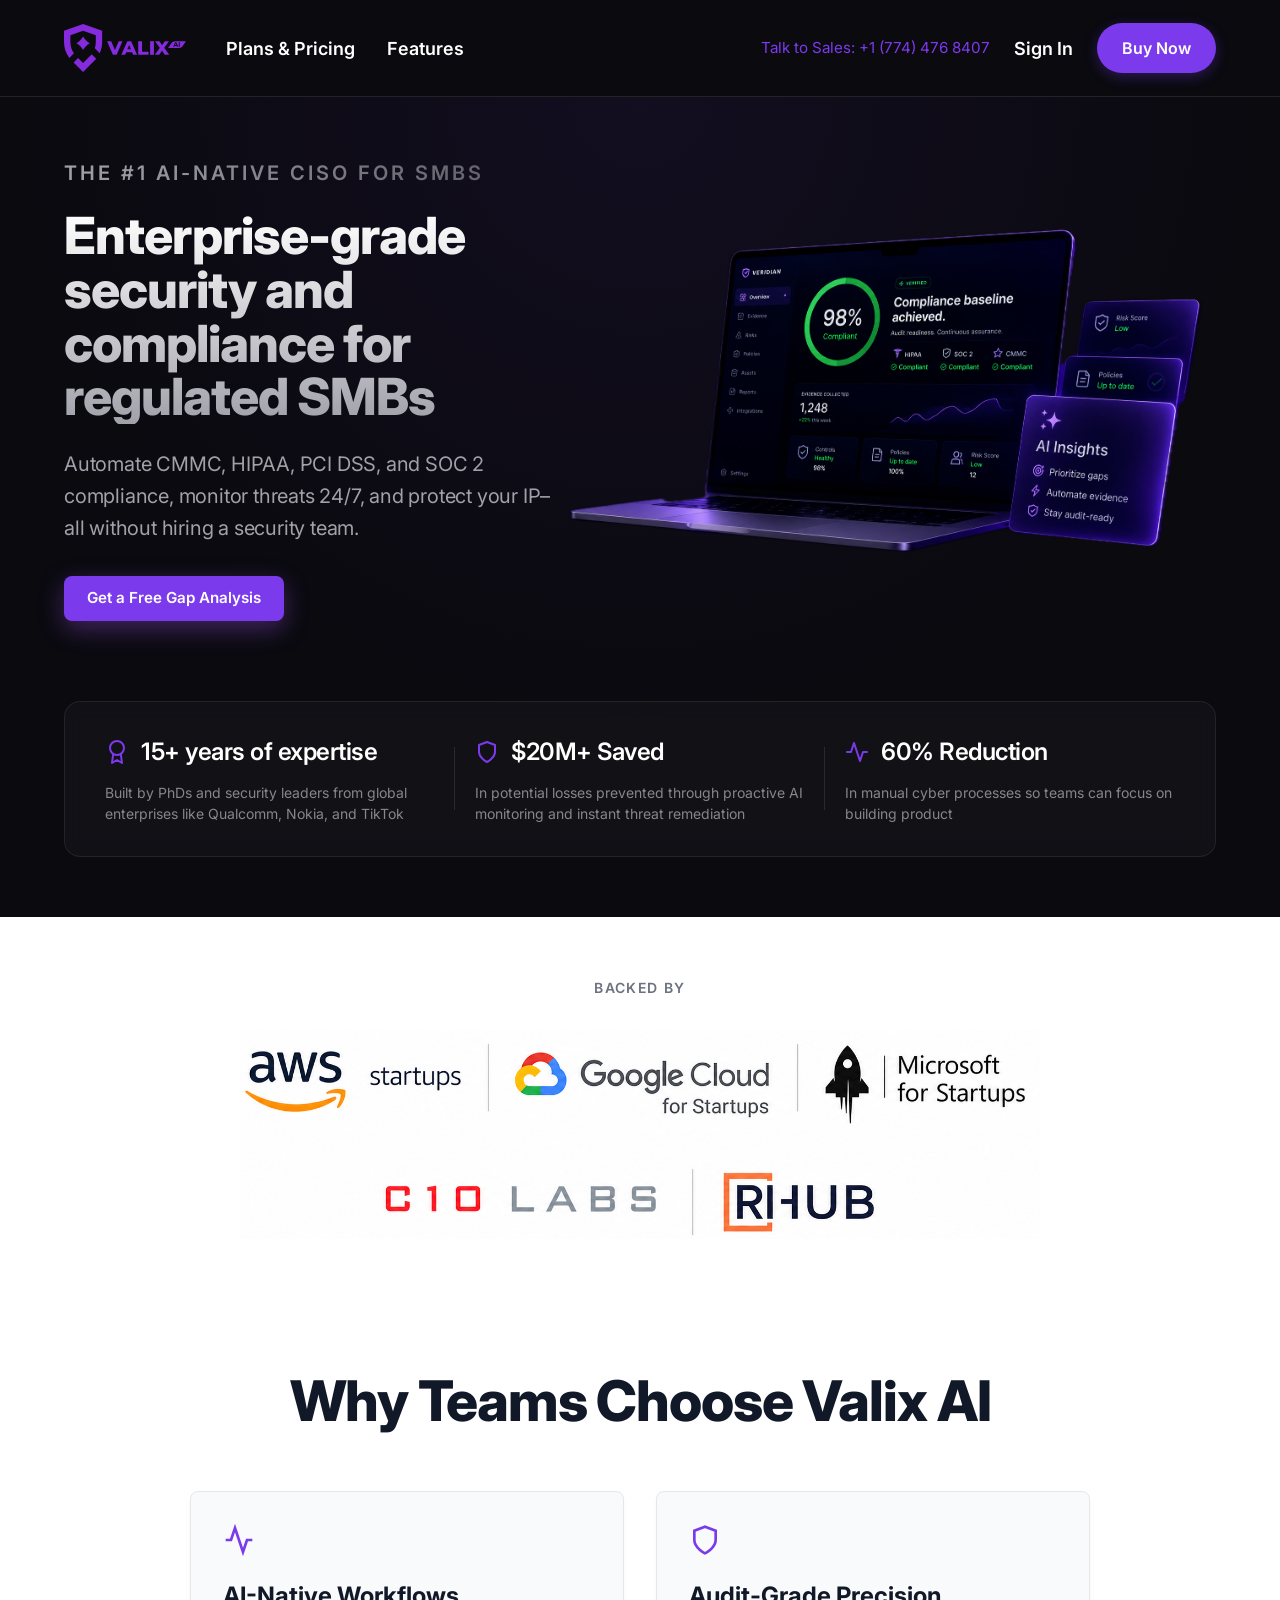
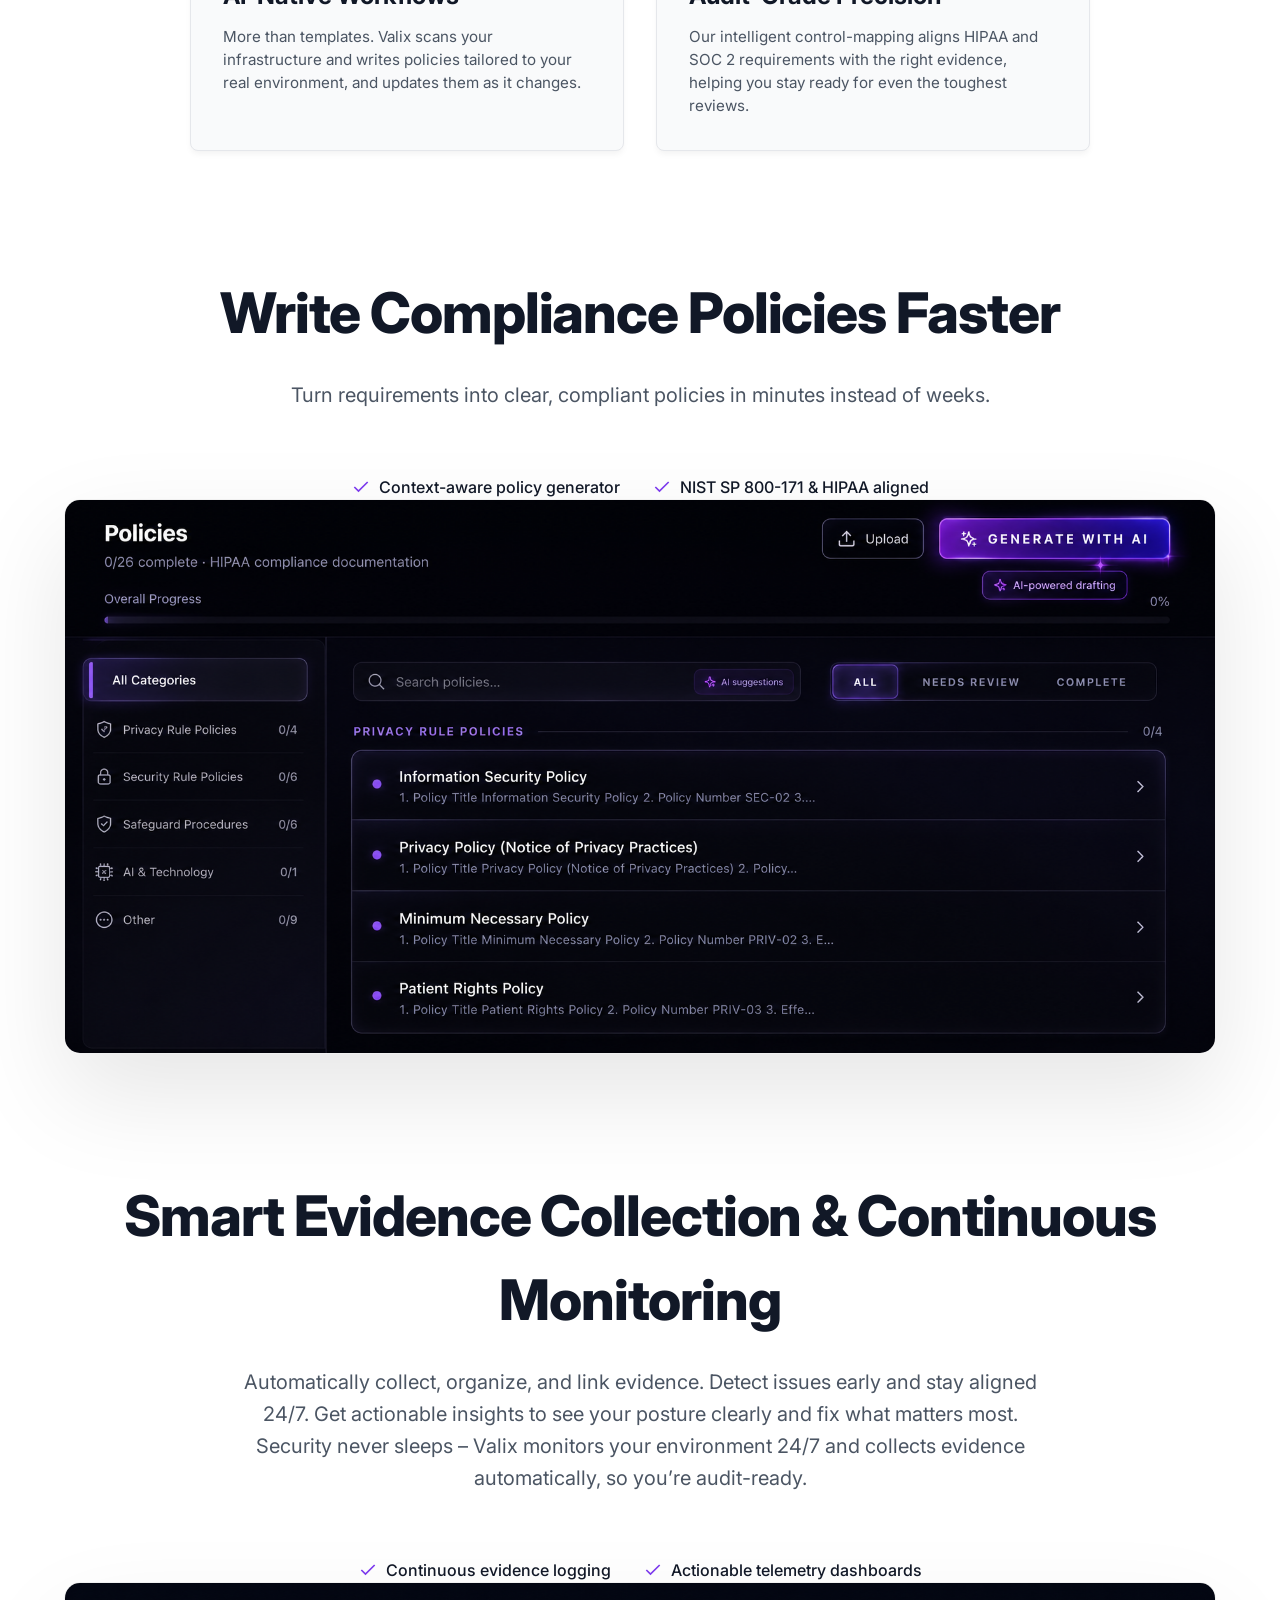
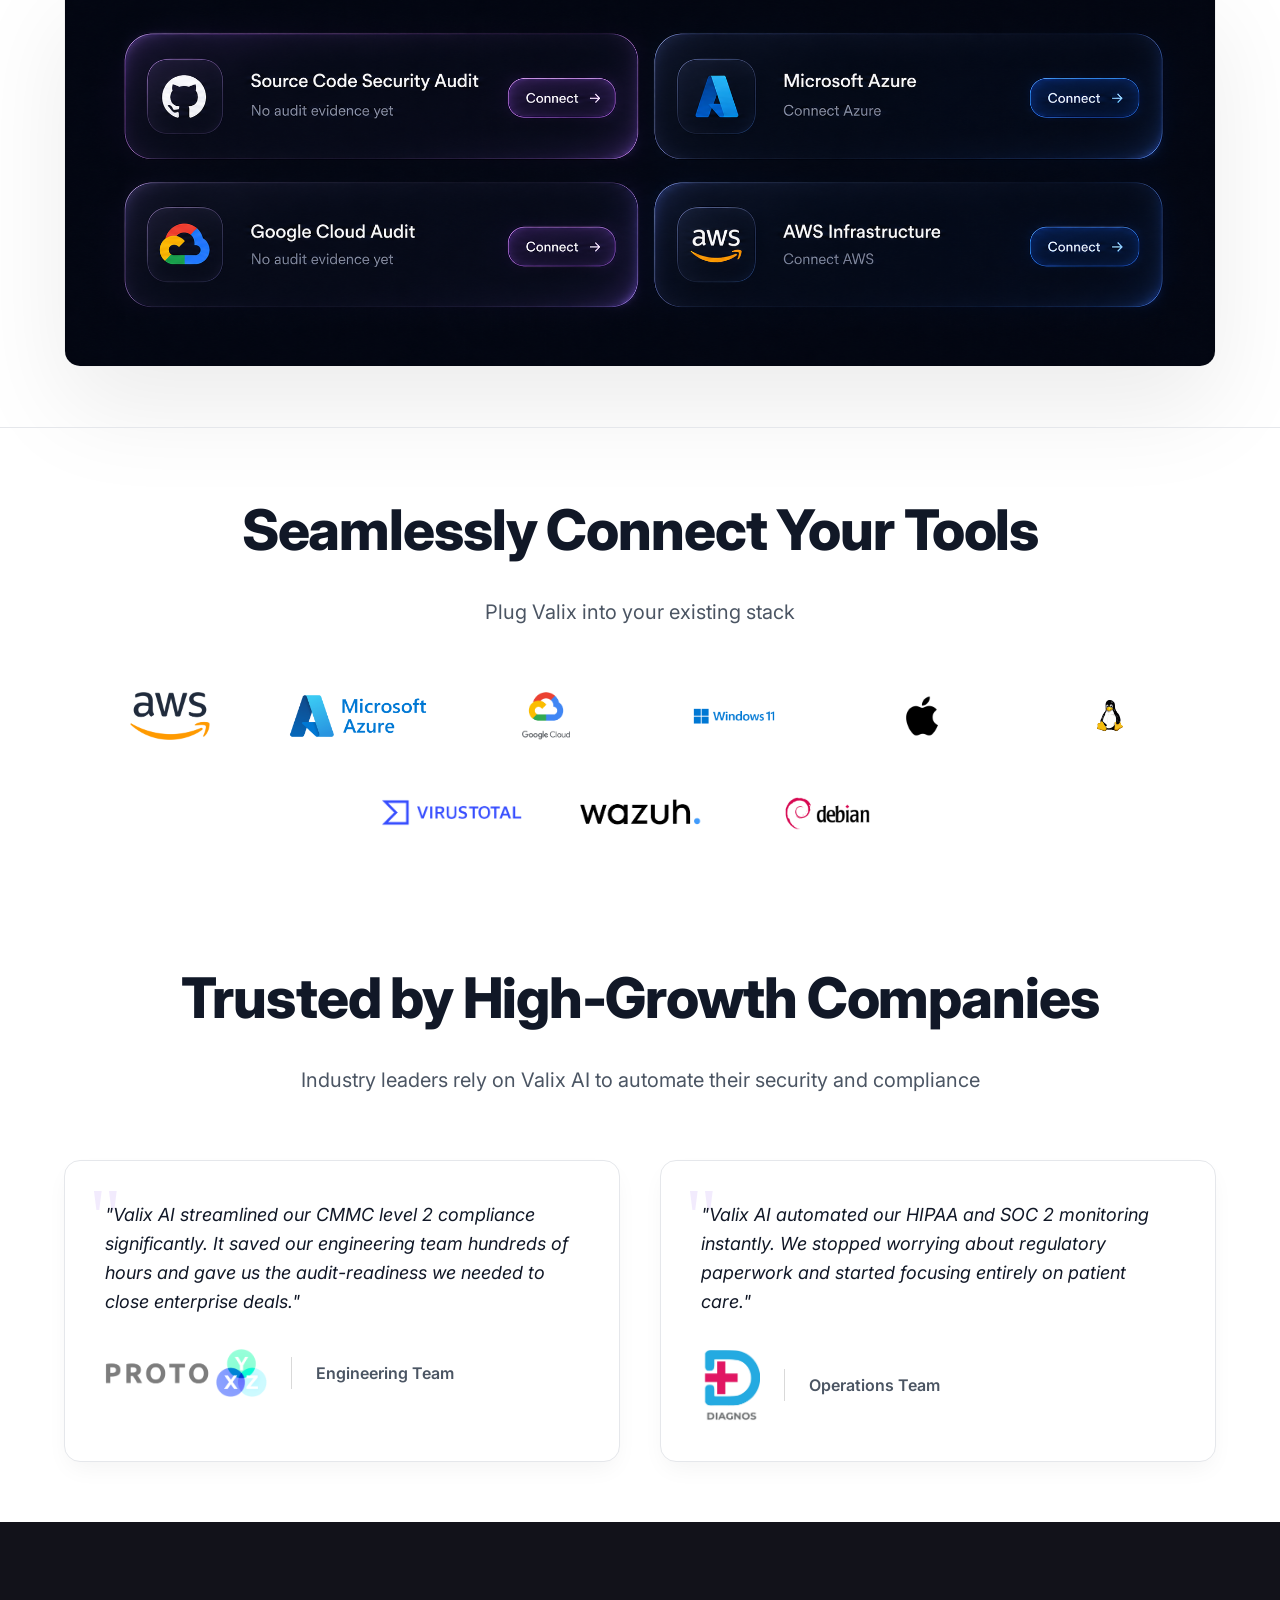
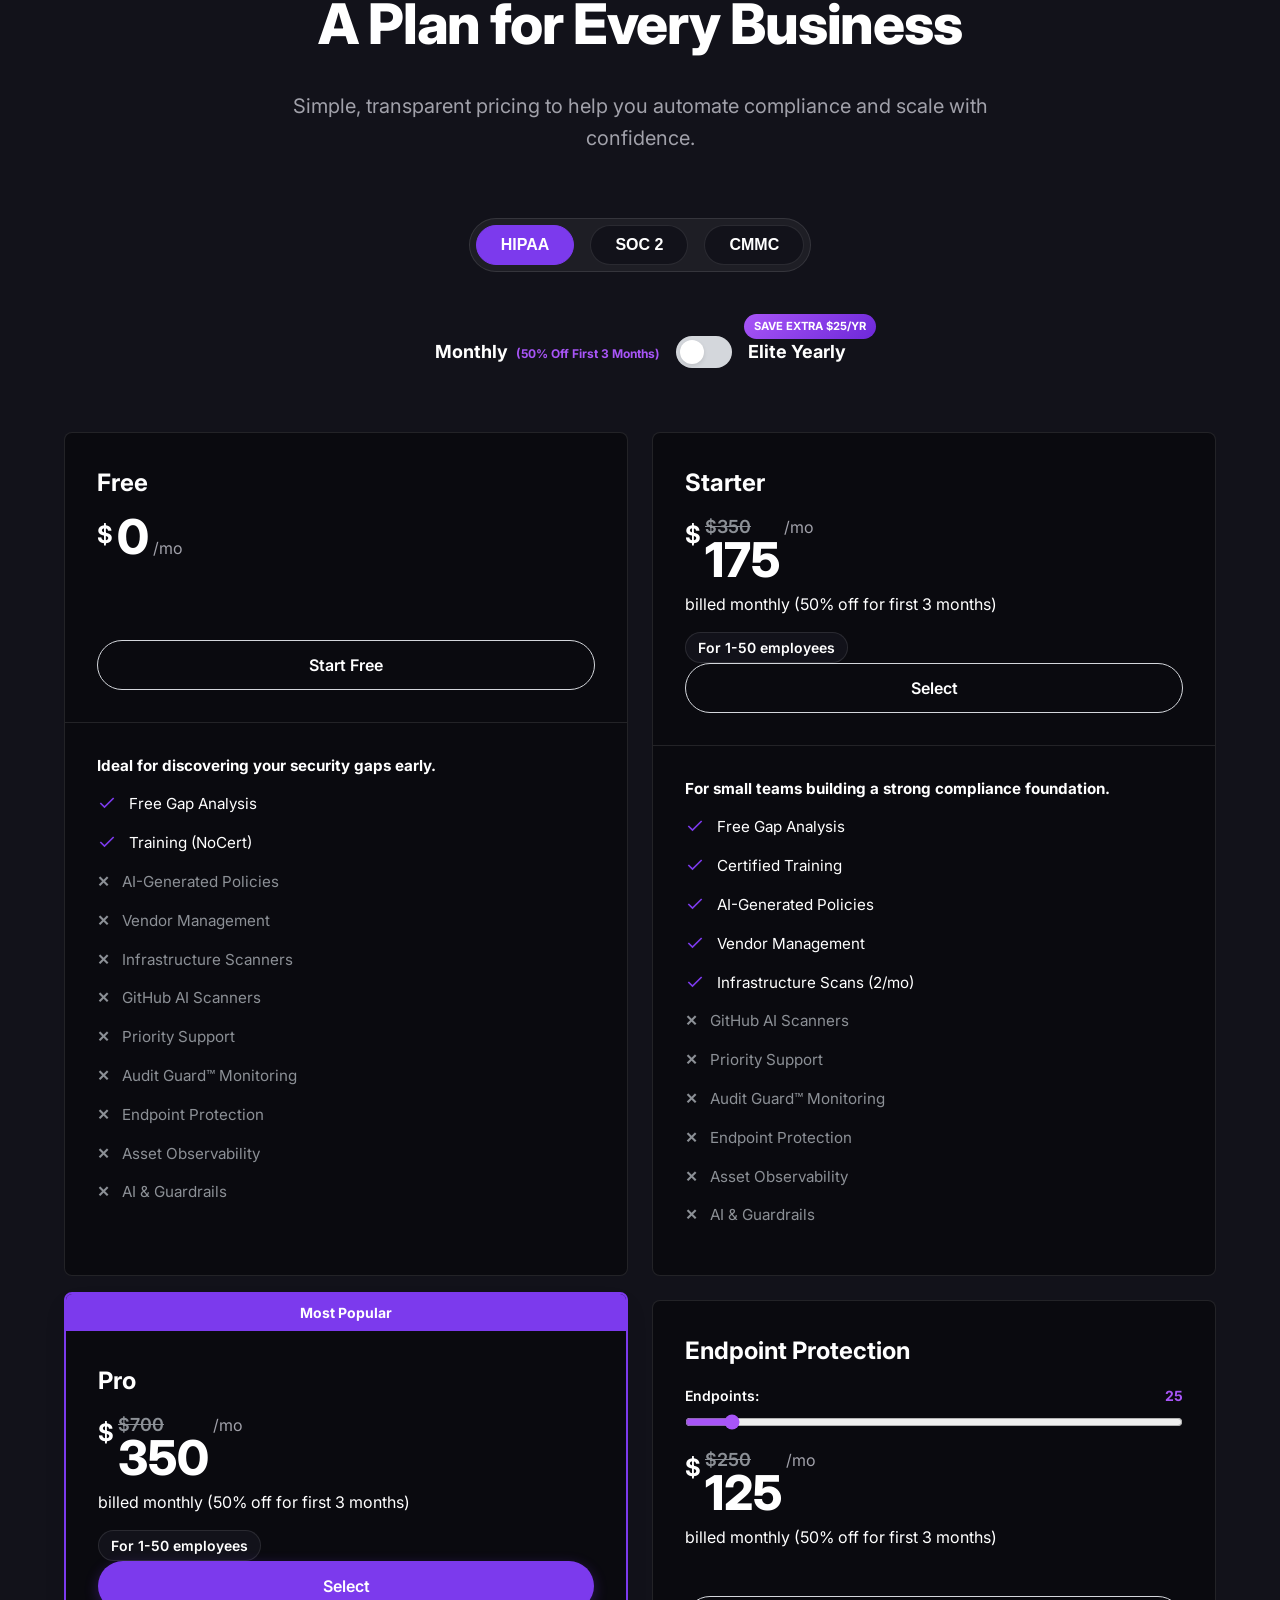
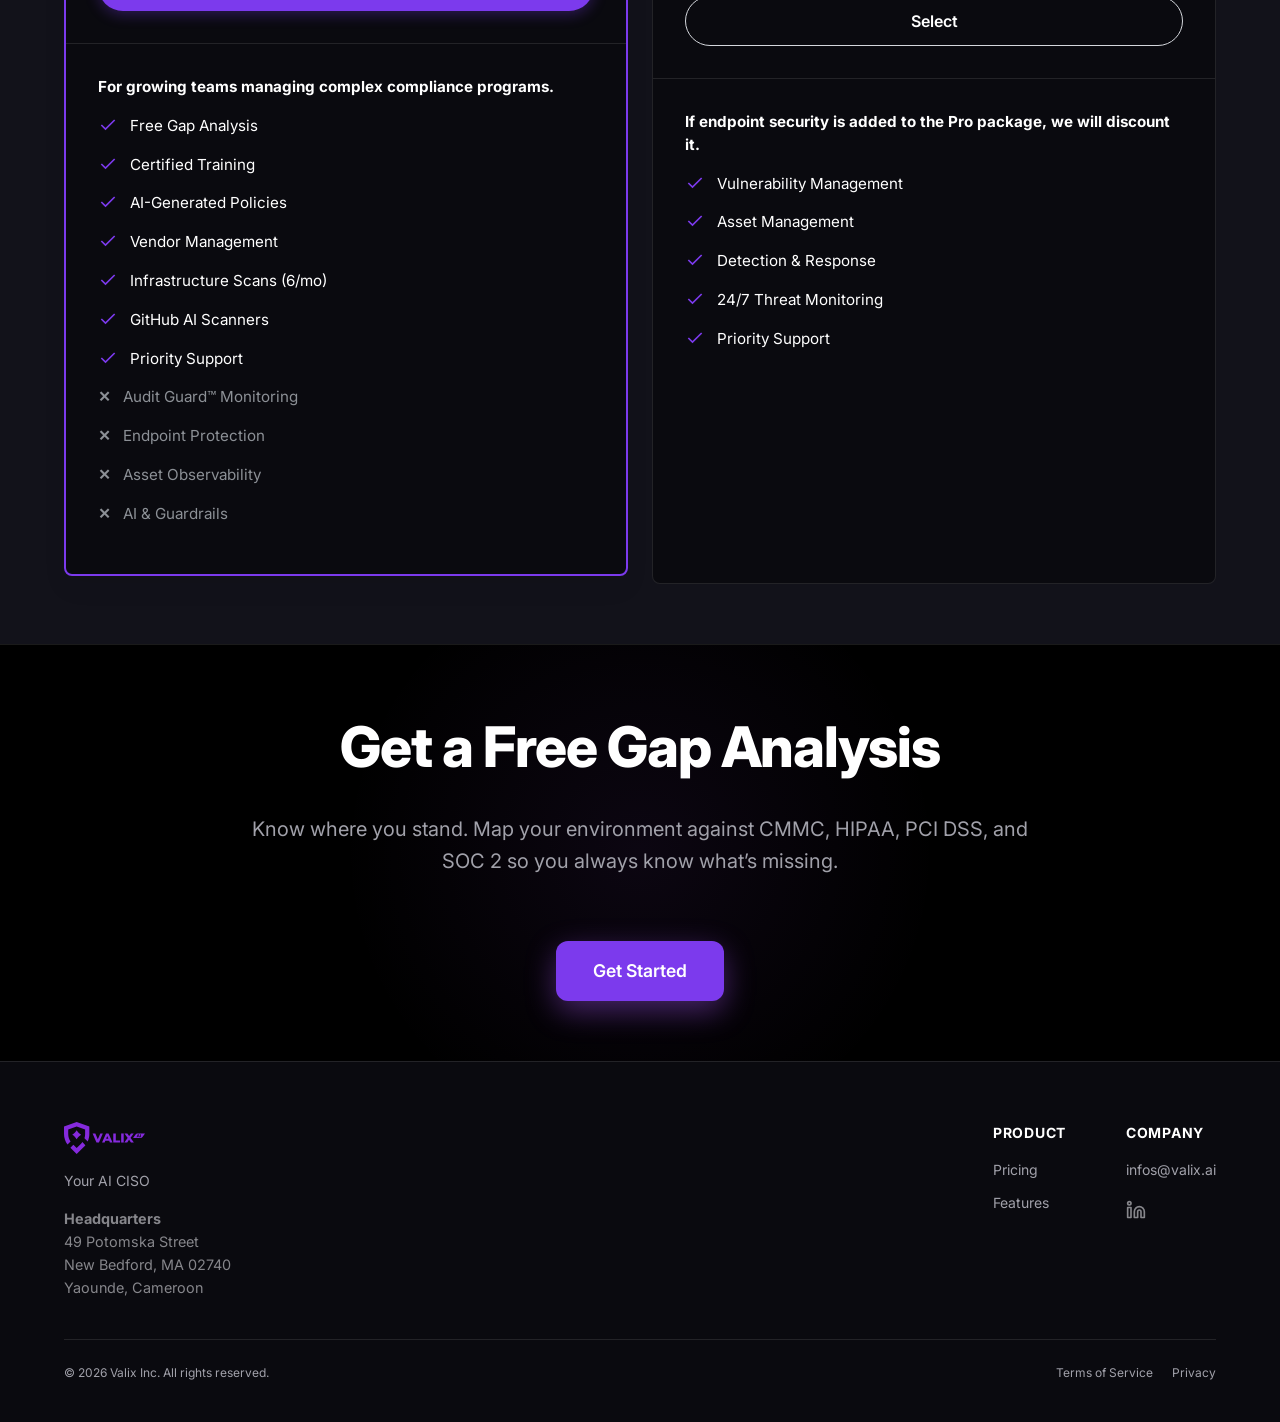
<file: index.html>
<!DOCTYPE html>
<html lang="en">

<head>
  <!-- Google Tag Manager -->
  <script>(function (w, d, s, l, i) {
      w[l] = w[l] || []; w[l].push({
        'gtm.start':
          new Date().getTime(), event: 'gtm.js'
      }); var f = d.getElementsByTagName(s)[0],
        j = d.createElement(s), dl = l != 'dataLayer' ? '&l=' + l : ''; j.async = true; j.src =
          'https://www.googletagmanager.com/gtm.js?id=' + i + dl; f.parentNode.insertBefore(j, f);
    })(window, document, 'script', 'dataLayer', 'GTM-MNZVNCG2');</script>
  <!-- End Google Tag Manager -->
  <!-- Google tag (gtag.js) -->
  <script async src="https://www.googletagmanager.com/gtag/js?id=G-KLR09LQH6C"></script>
  <script>
    window.dataLayer = window.dataLayer || [];
    function gtag() { dataLayer.push(arguments); }
    gtag('js', new Date());
    gtag('config', 'G-KLR09LQH6C');
  </script>
  <meta charset="UTF-8">
  <meta name="viewport" content="width=device-width, initial-scale=1.0">
  <title>Valix | AI CISO for Regulated SMBs</title>
  <meta name="description"
    content="Your AI CISO for Regulated SMBs. Automate CMMC, HIPAA, PCI DSS, and SOC 2 compliance.">
  <link rel="icon" type="image/jpeg" href="images/favico.jpeg">
  <link rel="stylesheet" href="styles-elegant.css?v=54.0">
  <style>
    /* --- GLOBAL DESIGN SYSTEM --- */
    html,
    body {
      overflow-x: hidden !important;
      width: 100%;
      margin: 0;
      padding: 0;
    }

    .container {
      margin: 0 auto !important;
      width: 100% !important;
      max-width: 1200px !important;
      padding: 0 24px !important;
      box-sizing: border-box !important;
    }

    h2 {
      font-size: clamp(2.25rem, 5vw, 3.5rem) !important;
      font-weight: 800 !important;
      color: #ffffff !important;
      text-align: center !important;
      margin-bottom: 24px !important;
      letter-spacing: -0.02em !important;
    }

    h3 {
      font-size: 1.5rem !important;
      font-weight: 700 !important;
      margin-bottom: 12px !important;
    }

    .pricing-grid {
      display: grid !important;
      grid-template-columns: repeat(4, 1fr) !important;
      gap: 32px !important;
      max-width: 1600px !important;
      margin: 0 auto !important;
      align-items: stretch !important;
    }

    @media (max-width: 1300px) {
      .pricing-grid {
        grid-template-columns: repeat(2, 1fr) !important;
        gap: 24px !important;
      }
    }

    .section-subhead {
      font-size: 1.25rem !important;
      color: var(--text-gray) !important;
      text-align: center !important;
      max-width: 800px !important;
      margin: 0 auto 64px !important;
      line-height: 1.6 !important;
    }

    section {
      padding: 60px 0 !important;
      /* Unified tighter spacing to remove gaps */
    }

    /* --- PREMIUM OFFER CARD - FIXED POPUP --- */
    .offer-card-container {
      position: fixed;
      bottom: 24px;
      right: 24px;
      z-index: 9999;
      max-width: 280px;
      width: 90%;
      opacity: 0;
      visibility: hidden;
      transform: translateY(100px);
      transition: all 0.6s cubic-bezier(0.23, 1, 0.32, 1);
    }

    .offer-card-container.visible {
      opacity: 1;
      visibility: visible;
      transform: translateY(0);
    }

    /* Modal Backdrop for Mobile */
    .popup-backdrop {
      position: fixed;
      top: 0;
      left: 0;
      width: 100%;
      height: 100%;
      background: rgba(0, 0, 0, 0.7);
      backdrop-filter: blur(8px);
      z-index: 9998;
      opacity: 0;
      visibility: hidden;
      transition: all 0.4s ease;
    }

    .popup-backdrop.visible {
      opacity: 1;
      visibility: visible;
    }

    .offer-card {
      position: relative;
      width: 100%;
      padding: 36px 24px 24px;
      text-align: center;
      border: 1px solid rgba(192, 132, 252, 0.85);
      border-radius: 20px;
      background: linear-gradient(135deg, rgba(15, 12, 41, 0.98), rgba(48, 12, 82, 0.98));
      box-shadow: 0 20px 50px rgba(0, 0, 0, 0.6);
      backdrop-filter: blur(20px);
      color: white !important;
      cursor: pointer;
      transition: transform 0.3s ease;
    }

    .close-popup {
      position: absolute;
      top: 12px;
      right: 12px;
      width: 32px;
      height: 32px;
      display: flex;
      align-items: center;
      justify-content: center;
      background: rgba(255, 255, 255, 0.1);
      border-radius: 50%;
      color: white;
      font-size: 18px;
      cursor: pointer;
      z-index: 10;
      border: 1px solid rgba(255, 255, 255, 0.1);
    }

    .close-popup:hover {
      background: rgba(255, 255, 255, 0.2);
    }

    .offer-card::before {
      content: '';
      position: absolute;
      top: -50%;
      left: -50%;
      width: 200%;
      height: 200%;
      background: linear-gradient(45deg, transparent, rgba(255, 255, 255, 0.05), transparent);
      transform: rotate(45deg);
      animation: shimmer 5s infinite;
    }

    @keyframes shimmer {
      0% {
        transform: translateX(-100%) rotate(45deg);
      }

      100% {
        transform: translateX(100%) rotate(45deg);
      }
    }

    .offer-card:hover {
      transform: translateY(-8px) scale(1.02);
      border-color: #c084fc;
      box-shadow: 0 30px 60px rgba(0, 0, 0, 0.6), 0 0 50px rgba(124, 58, 237, 0.4);
    }

    .crown {
      position: absolute;
      top: 0;
      left: 50%;
      width: 44px;
      height: 44px;
      transform: translate(-50%, -50%);
      display: flex;
      align-items: center;
      justify-content: center;
      border-radius: 999px;
      background: linear-gradient(135deg, #a855f7, #5b21b6);
      border: 2px solid #e9d5ff;
      box-shadow: 0 0 20px rgba(168, 85, 247, 0.7);
      font-size: 20px;
      z-index: 5;
    }

    .eyebrow {
      font-size: 11px;
      font-weight: 800;
      letter-spacing: 0.3em;
      text-transform: uppercase;
      color: #e9d5ff !important;
      margin-bottom: 8px;
    }

    .offer-main {
      display: flex;
      align-items: baseline;
      justify-content: center;
      gap: 8px;
      margin: 8px 0;
    }

    .percent {
      font-size: 56px;
      font-weight: 950;
      line-height: 0.8;
      letter-spacing: -0.05em;
      background: linear-gradient(180deg, #ffffff 30%, #a855f7 100%);
      -webkit-background-clip: text;
      -webkit-text-fill-color: transparent;
    }

    .off {
      font-size: 24px;
      font-weight: 950;
      text-transform: uppercase;
      color: #c084fc !important;
    }

    .subline {
      font-size: 16px;
      font-weight: 900;
      letter-spacing: 0.1em;
      text-transform: uppercase;
      color: #fff !important;
      margin-top: 4px;
    }

    .offer-footer {
      display: flex;
      justify-content: center;
      align-items: center;
      gap: 16px;
      margin-top: 32px;
      color: rgba(233, 213, 255, 0.8) !important;
      font-size: 13px;
      font-weight: 600;
    }

    .offer-divider {
      width: 1px;
      height: 14px;
      background: rgba(192, 132, 252, 0.4);
    }

    /* --- LAYOUT HARDENING --- */
    @media (min-width: 969px) {
      .hero-zoom-visual {
        transform: scale(1.45);
        transform-origin: right center;
        margin-left: 40px;
      }

      .feature-asymmetric-grid {
        grid-template-columns: 4.5fr 5.5fr !important;
        gap: 100px !important;
      }
    }

    @media (max-width: 968px) {
      .mobile-utility-bar {
        display: flex !important;
        background: #000;
        padding: 10px 0;
        border-bottom: 1px solid rgba(255, 255, 255, 0.05);
      }

      .global-nav {
        background: rgba(0, 0, 0, 0.9) !important;
        backdrop-filter: blur(15px);
        border-bottom: 1px solid rgba(255, 255, 255, 0.1);
      }

      .global-nav .container {
        flex-direction: row !important;
        justify-content: space-between !important;
        align-items: center !important;
        height: 72px !important;
        padding: 0 20px !important;
      }

      .nav-links,
      .sign-in-link,
      .sales-link {
        /* Phone number is already shown in the mobile utility bar above,
           so hide the redundant nav link to free space for a larger logo. */
        display: none !important;
      }

      .nav-right {
        gap: 12px !important;
      }

      .nav-right .btn {
        width: auto !important;
        padding: 10px 20px !important;
        font-size: 0.875rem !important;
        border-radius: 99px !important;
      }

      .logo-img {
        height: 44px !important;
      }

      section {
        padding: 40px 0 !important;
      }

      .pricing-toggle {
        flex-direction: column !important;
        gap: 16px !important;
        text-align: center !important;
      }

      .toggle-label {
        font-size: 1rem !important;
        display: block !important;
        position: relative !important;
      }

      .discount-pill {
        position: relative !important;
        top: 0 !important;
        right: 0 !important;
        margin: 8px auto 0 !important;
        display: block !important;
        width: fit-content !important;
        transform: none !important;
      }

      .hero {
        padding-top: 100px !important;
      }

      .hero-grid {
        display: flex !important;
        flex-direction: column !important;
        gap: 20px !important;
      }

      .hero-content {
        display: contents !important;
      }

      .hero-kicker {
        order: 1;
        margin-bottom: 8px !important;
      }

      .hero-punchy {
        order: 2;
        margin-top: 0 !important;
        margin-bottom: 12px !important;
      }

      .hero-subhead {
        order: 3;
        margin-bottom: 24px !important;
      }

      .hero-visual {
        order: 4;
        margin-top: 10px !important;
        overflow: hidden !important;
      }

      .hero-actions {
        order: 5;
        margin-top: 32px !important;
        margin-bottom: 40px !important;
        width: 100%;
        justify-content: center;
      }

      .feature-showcase-img {
        width: 100% !important;
        max-width: none !important;
        margin: 20px 0 !important;
        border-radius: 8px !important;
        transform: scale(1.05);
        /* Subtle zoom without extreme cropping */
      }

      .pricing-grid {
        display: flex !important;
        flex-direction: column !important;
        gap: 32px !important;
        width: 100% !important;
      }

      .feature-row-grid,
      .footer-grid,
      .stats-grid,
      .testimonial-grid {
        display: flex !important;
        flex-direction: column !important;
        gap: 40px !important;
        text-align: center !important;
        align-items: center !important;
      }

      .container {
        padding: 0 20px !important;
      }

      .hero-grid,
      .pricing-grid,
      .feature-row-grid {
        width: 100% !important;
        margin-left: auto !important;
        margin-right: auto !important;
        text-align: center !important;
      }

      .offer-card-container {
        bottom: auto !important;
        right: auto !important;
        top: 50% !important;
        left: 50% !important;
        transform: translate(-50%, -40%) !important;
        max-width: 320px !important;
      }

      .offer-card-container.visible {
        transform: translate(-50%, -50%) !important;
      }

      .percent {
        font-size: 72px;
      }

      .off {
        font-size: 32px;
      }

      .subline {
        font-size: 20px;
      }
    }
  </style>
</head>

<body>
  <!-- Google Tag Manager (noscript) -->
  <noscript><iframe src="https://www.googletagmanager.com/ns.html?id=GTM-MNZVNCG2" height="0" width="0"
      style="display:none;visibility:hidden"></iframe></noscript>
  <!-- End Google Tag Manager (noscript) -->

  <!-- Mobile Utility Bar -->
  <div class="mobile-utility-bar" style="display: none;">
    <div class="container" style="display: flex; justify-content: space-between; align-items: center; width: 100%;">
      <a href="tel:+17744768407"
        style="color: #a1a1a6; text-decoration: none; font-size: 0.7rem; font-weight: 500; letter-spacing: 0.02em;">
        QUESTIONS? TALK TO AN EXPERT: +1 (774) 476 8407
      </a>
      <a href="#" class="sign-in-link" style="color: #a1a1a6; text-decoration: none; font-size: 0.7rem; font-weight: 500;">
        SIGN IN
      </a>
    </div>
  </div>

  <!-- Navigation -->
  <nav class="global-nav">
    <div class="container nav-container">
      <div class="nav-left">
        <a href="index.html">
          <img src="logo.svg" alt="Valix" class="logo-img">
        </a>
        <div class="nav-links">
          <a href="#pricing">Plans & Pricing</a>
          <a href="#features">Features</a>
        </div>
      </div>
      <div class="nav-right" style="display: flex; align-items: center; gap: 24px;">
        <a href="tel:+17744768407" class="sales-link" style="white-space: nowrap; font-size: 0.95rem;">Talk to Sales:
          +1 (774) 476 8407</a>
        <a href="#" class="sign-in-link">Sign In</a>
        <a href="#pricing" class="btn btn-primary">Buy Now</a>
      </div>
    </div>
  </nav>


  <!-- Hero Section -->
  <section class="hero">
    <div class="container hero-grid">
      <div class="hero-content">
        <p class="hero-kicker">THE #1 AI-NATIVE CISO FOR SMBS</p>
        <h1 class="hero-punchy">Enterprise-grade security and compliance for regulated SMBs</h1>
        <p class="hero-subhead">Automate CMMC, HIPAA, PCI DSS, and SOC 2 compliance, monitor threats 24/7, and protect
          your IP– all without hiring a security team.</p>
        <div class="hero-actions" style="margin-top: 24px;">
          <a href="https://compliance.valix.ai" class="btn btn-primary"
            style="font-size: 0.95rem; padding: 10px 22px; border-radius: 8px; box-shadow: 0 8px 24px rgba(168, 85, 247, 0.35);">Get
            a Free Gap Analysis</a>
        </div>
      </div>
      <div class="hero-visual" style="display: flex; align-items: center; position: relative;">
        <!-- Irresistible Offer Card -->
        <img src="images/9a7258cf-020f-4bb2-89a2-e1e08cc3198c.png" alt="Valix Dashboard Preview"
          class="hero-zoom-visual" style="width: 100%; max-width: 900px; height: auto; object-fit: contain;">
      </div>
    </div>
    </div>

    <!-- QBO Style Stats Bar inside Hero -->
    <div class="container">
      <div class="hero-stats-bar">
        <!-- Block 1 -->
        <div class="hero-stat-block">
          <div class="hero-stat-val">
            <svg viewBox="0 0 24 24" width="24" height="24" stroke="var(--valix-purple)" stroke-width="2" fill="none"
              stroke-linecap="round" stroke-linejoin="round">
              <circle cx="12" cy="8" r="7"></circle>
              <polyline points="8.21 13.89 7 23 12 20 17 23 15.79 13.88"></polyline>
            </svg>
            15+ years of expertise
          </div>
          <div class="hero-stat-desc">Built by PhDs and security leaders from global enterprises like Qualcomm, Nokia,
            and TikTok</div>
        </div>
        <!-- Block 2 -->
        <div class="hero-stat-block">
          <div class="hero-stat-val">
            <svg viewBox="0 0 24 24" width="24" height="24" stroke="var(--valix-purple)" stroke-width="2" fill="none"
              stroke-linecap="round" stroke-linejoin="round">
              <path d="M12 22s8-4 8-10V5l-8-3-8 3v7c0 6 8 10 8 10z"></path>
            </svg>
            $20M+ Saved
          </div>
          <div class="hero-stat-desc">In potential losses prevented through proactive AI monitoring and instant threat
            remediation</div>
        </div>
        <!-- Block 3 -->
        <div class="hero-stat-block">
          <div class="hero-stat-val">
            <svg viewBox="0 0 24 24" width="24" height="24" stroke="var(--valix-purple)" stroke-width="2" fill="none"
              stroke-linecap="round" stroke-linejoin="round">
              <polyline points="22 12 18 12 15 21 9 3 6 12 2 12"></polyline>
            </svg>
            60% Reduction
          </div>
          <div class="hero-stat-desc">In manual cyber processes so teams can focus on building product</div>
        </div>
      </div>
    </div>
  </section>


  <div class="light-theme-wrapper">
    <!-- Backed By Pill (Below Header) -->
    <section style="padding: 80px 0 40px; background-color: #ffffff;">
      <div class="container">
        <h4
          style="text-align: center; color: #86868b; text-transform: uppercase; font-size: 0.875rem; font-weight: 600; letter-spacing: 0.1em; margin-bottom: 32px;">
          Backed By</h4>
        <div style="display: flex; justify-content: center;">
          <img src="partners/a07a1d41-4f62-45c0-8f53-e340e0f7f030-2.png" loading="lazy"
            alt="Backed by AWS, Microsoft, Google Cloud, and C10 Labs"
            style="width: 100%; max-width: 800px; height: auto; object-fit: contain;">
        </div>
      </div>
    </section>
    <!-- Our Strength Section -->
    <section class="strength-section">
      <div class="container">
        <div style="text-align: center; margin-bottom: 48px;">
          <h2>Why Teams Choose Valix AI</h2>
        </div>
        <div
          style="display: grid; grid-template-columns: repeat(auto-fit, minmax(300px, 1fr)); gap: 32px; max-width: 900px; margin: 0 auto;">
          <!-- Strength 1 -->
          <div
            style="padding: 32px; border: 1px solid var(--border-color); border-radius: 8px; background: var(--bg-light);">
            <svg viewBox="0 0 24 24" fill="none" stroke="currentColor" stroke-width="2"
              style="width: 32px; height: 32px; color: var(--valix-purple); margin-bottom: 16px;">
              <polyline points="22 12 18 12 15 21 9 3 6 12 2 12"></polyline>
            </svg>
            <h3 style="font-weight: 700; margin-bottom: 12px;">AI-Native Workflows</h3>
            <p style="color: var(--text-dark); font-size: 0.95rem;">More than templates. Valix scans your infrastructure
              and writes policies tailored to your real environment, and updates them as it changes.</p>
          </div>
          <!-- Strength 2 -->
          <div
            style="padding: 32px; border: 1px solid var(--border-color); border-radius: 8px; background: var(--bg-light);">
            <svg viewBox="0 0 24 24" fill="none" stroke="currentColor" stroke-width="2"
              style="width: 32px; height: 32px; color: var(--valix-purple); margin-bottom: 16px;">
              <path d="M12 22s8-4 8-10V5l-8-3-8 3v7c0 6 8 10 8 10z"></path>
            </svg>
            <h3 style="font-weight: 700; margin-bottom: 12px;">Audit-Grade Precision</h3>
            <p style="color: var(--text-dark); font-size: 0.95rem;">Our intelligent control-mapping aligns HIPAA and SOC
              2 requirements with the right evidence, helping you stay ready for even the toughest reviews.</p>
          </div>
        </div>
      </div>

    </section>

    <!-- Features -->
    <div id="features">
      <!-- Feature 1 -->
      <section class="feature-row" style="background-color: #000;">
        <div class="container" style="text-align: center; max-width: 900px; margin: 0 auto;">
          <h2>Write Compliance Policies Faster</h2>
          <p class="section-subhead">Turn requirements into clear, compliant policies in minutes instead of weeks.</p>
          <div style="display: flex; justify-content: center; gap: 32px; flex-wrap: wrap;">
            <div style="display: flex; align-items: center; gap: 8px;">
              <svg viewBox="0 0 24 24" fill="none" stroke="currentColor" stroke-width="2"
                style="width: 20px; height: 20px; color: var(--valix-purple);">
                <polyline points="20 6 9 17 4 12"></polyline>
              </svg>
              <span style="font-weight: 500;">Context-aware policy generator</span>
            </div>
            <div style="display: flex; align-items: center; gap: 8px;">
              <svg viewBox="0 0 24 24" fill="none" stroke="currentColor" stroke-width="2"
                style="width: 20px; height: 20px; color: var(--valix-purple);">
                <polyline points="20 6 9 17 4 12"></polyline>
              </svg>
              <span style="font-weight: 500;">NIST SP 800-171 & HIPAA aligned</span>
            </div>
          </div>
        </div>
        <div class="container" style="max-width: 1200px;">
          <img src="images/aa5d5d5a-ac34-4b46-94e4-e7a8887b9fa3.png" loading="lazy" alt="Valix AI Policy Engine"
            class="feature-showcase-img"
            style="width: 100%; height: auto; border-radius: 16px; box-shadow: 0 40px 100px rgba(0,0,0,0.1); border: 1px solid #f0f0f0;">
        </div>
      </section>

      <!-- Feature 2 -->
      <section class="feature-row" style="background-color: #fcfcfd;">
        <div class="container" style="text-align: center; max-width: 900px; margin: 0 auto;">
          <h2>Smart Evidence Collection & Continuous Monitoring</h2>
          <p class="section-subhead">Automatically collect, organize, and link evidence. Detect issues early and stay
            aligned 24/7. Get actionable insights to see your posture clearly and fix what matters most. Security never
            sleeps – Valix monitors your environment 24/7 and collects evidence automatically, so you’re audit-ready.
          </p>
          <div style="display: flex; justify-content: center; gap: 32px; flex-wrap: wrap;">
            <div style="display: flex; align-items: center; gap: 8px;">
              <svg viewBox="0 0 24 24" fill="none" stroke="currentColor" stroke-width="2"
                style="width: 20px; height: 20px; color: var(--valix-purple);">
                <polyline points="20 6 9 17 4 12"></polyline>
              </svg>
              <span style="font-weight: 500;">Continuous evidence logging</span>
            </div>
            <div style="display: flex; align-items: center; gap: 8px;">
              <svg viewBox="0 0 24 24" fill="none" stroke="currentColor" stroke-width="2"
                style="width: 20px; height: 20px; color: var(--valix-purple);">
                <polyline points="20 6 9 17 4 12"></polyline>
              </svg>
              <span style="font-weight: 500;">Actionable telemetry dashboards</span>
            </div>
          </div>
        </div>
        <div class="container" style="max-width: 1200px;">
          <img src="images/bb15f288-fef5-4877-bc99-f79406f73a9e.png" loading="lazy" alt="Valix Evidence Collection"
            class="feature-showcase-img"
            style="width: 100%; height: auto; border-radius: 16px; box-shadow: 0 40px 100px rgba(0,0,0,0.08); border: 1px solid #f0f0f0;">
        </div>
      </section>
    </div>

    <!-- Integrations Section -->
    <section class="integrations-section"
      style="background: var(--bg-light); border-top: 1px solid var(--border-color);">
      <div class="container" style="text-align: center; max-width: 1000px;">
        <h2>Seamlessly Connect Your Tools</h2>
        <p class="section-subhead">Plug Valix into your existing stack</p>

        <div style="display: flex; flex-wrap: wrap; justify-content: center; gap: 48px; align-items: center;">
          <img src="integrations/AWS.png" alt="AWS" class="integration-logo" loading="lazy">
          <img src="integrations/mircrosoftazure.png" alt="Microsoft Azure" class="integration-logo" loading="lazy">
          <img src="integrations/googlecloud.png" alt="Google Cloud" class="integration-logo" loading="lazy">
          <img src="integrations/Windows-Logo.png" alt="Windows" class="integration-logo" loading="lazy">
          <img src="integrations/mac-21.png" alt="macOS" class="integration-logo" loading="lazy">
          <img src="integrations/Linux-Logo.wine.svg" alt="Linux" class="integration-logo" loading="lazy">
          <img src="integrations/VirusTotal_logo.svg.png" alt="VirusTotal" class="integration-logo" loading="lazy">
          <img src="integrations/wazuh.png" alt="Wazuh" class="integration-logo" loading="lazy">
          <img src="integrations/debian_logo_icon_168290.png" alt="Debian" class="integration-logo" loading="lazy">
        </div>
      </div>
    </section>

    <!-- Testimonial Section -->
    <section class="trusted-section" style="padding: 100px 0; background-color: #fcfcfd;">
      <div class="container">
        <h2>Trusted by High-Growth Companies</h2>
        <p class="section-subhead" style="margin-bottom: 64px !important;">Industry leaders rely on Valix AI to automate
          their security and compliance</p>
        <div class="testimonial-grid">

          <!-- Testimonial 1: Protoxyz -->
          <div
            style="background: rgba(255,255,255,0.02); border: 1px solid rgba(255,255,255,0.08); border-radius: 16px; padding: 40px; position: relative;">
            <div
              style="font-size: 5rem; color: rgba(124, 58, 237, 0.15); position: absolute; top: 16px; left: 24px; font-family: Georgia, serif; line-height: 1;">
              "</div>
            <p
              style="font-size: 1.125rem; line-height: 1.6; color: #ffffff; margin-bottom: 32px; font-style: italic; position: relative; z-index: 1;">
              "Valix AI streamlined our CMMC level 2 compliance significantly. It saved our engineering team hundreds of
              hours and gave us the audit-readiness we needed to close enterprise deals."
            </p>
            <div style="display: flex; align-items: center; gap: 24px;">
              <img src="partners/protoxyz.png" loading="lazy" alt="Protoxyz" style="height: 48px; object-fit: contain;">
              <div style="border-left: 1px solid rgba(0,0,0,0.15); height: 32px;"></div>
              <p style="font-weight: 600; color: #4b5563; font-size: 1rem;">Engineering Team</p>
            </div>
          </div>

          <!-- Testimonial 2: Diagnos SARL -->
          <div
            style="background: rgba(255,255,255,0.02); border: 1px solid rgba(255,255,255,0.08); border-radius: 16px; padding: 40px; position: relative;">
            <div
              style="font-size: 5rem; color: rgba(124, 58, 237, 0.15); position: absolute; top: 16px; left: 24px; font-family: Georgia, serif; line-height: 1;">
              "</div>
            <p
              style="font-size: 1.125rem; line-height: 1.6; color: #ffffff; margin-bottom: 32px; font-style: italic; position: relative; z-index: 1;">
              "Valix AI automated our HIPAA and SOC 2 monitoring instantly. We stopped worrying about regulatory
              paperwork and started focusing entirely on patient care."
            </p>
            <div style="display: flex; align-items: center; gap: 24px;">
              <img src="partners/diagnos.png" loading="lazy" alt="Diagnos SARL" style="height: 72px; object-fit: contain;">
              <div style="border-left: 1px solid rgba(0,0,0,0.15); height: 32px;"></div>
              <p style="font-weight: 600; color: #4b5563; font-size: 1rem;">Operations Team</p>
            </div>
          </div>

        </div>
      </div>
    </section>
  </div>

  <!-- Pricing Section -->
  <section id="pricing" class="pricing">
    <div class="container" style="max-width: 1600px;">
      <div class="pricing-header" style="text-align: center;">
        <h2>A Plan for Every Business</h2>
        <p class="section-subhead">Simple, transparent pricing to help you automate compliance and scale with
          confidence.</p>
      </div>


      <div style="display: flex; flex-direction: column; align-items: center; gap: 32px; margin-bottom: 64px;">
        <!-- Framework Selector -->
        <div class="framework-tabs"
          style="background: rgba(255,255,255,0.05); padding: 6px; border-radius: 99px; border: 1px solid rgba(255,255,255,0.1);">
          <button class="fw-btn active" data-fw="hipaa">HIPAA</button>
          <button class="fw-btn" data-fw="soc2">SOC 2</button>
          <button class="fw-btn" data-fw="cmmc">CMMC</button>
        </div>

        <div class="pricing-toggle" style="margin: 0; display: flex; align-items: center; gap: 16px;">
          <span class="toggle-label" style="font-weight: 700; color: #fff;">Monthly <span
              style="color: #a855f7; font-size: 0.75rem; margin-left: 4px;">(50% Off First 3 Months)</span></span>
          <label class="switch">
            <input type="checkbox" id="billing-toggle">
            <span class="slider"></span>
          </label>
          <span class="toggle-label" style="font-weight: 700; color: #fff;">Elite Yearly <span class="discount-pill"
              style="background: linear-gradient(135deg, #a855f7, #6d28d9); color: white; padding: 4px 10px; border-radius: 99px; font-size: 0.7rem; margin-left: 8px;">SAVE
              EXTRA $25/YR</span></span>
        </div>
      </div>

      <div class="pricing-grid">

        <!-- FREE Tier -->
        <div class="pricing-card">
          <div class="card-top">
            <h3>Free</h3>
            <div class="price-block">
              <span class="currency">$</span>
              <div class="price-stack">
                <div class="amount">0</div>
              </div>
              <span class="period">/mo</span>
            </div>
            <p class="billing-term" style="opacity: 0;">No credit card required</p>
            <div class="employee-badge" style="background: #f1f5f9; color: #64748b; visibility: hidden;">&nbsp;</div>
          </div>
          <div class="card-action">
            <a href="waitlist.html" class="btn btn-secondary block">Start Free</a>
          </div>
          <div class="card-features">
            <p>Ideal for discovering your security gaps early.</p>
            <ul class="feature-list">
              <li><svg viewBox="0 0 24 24" fill="none" stroke="currentColor" stroke-width="2">
                  <polyline points="20 6 9 17 4 12"></polyline>
                </svg> Free Gap Analysis</li>
              <li><svg viewBox="0 0 24 24" fill="none" stroke="currentColor" stroke-width="2">
                  <polyline points="20 6 9 17 4 12"></polyline>
                </svg> Training (NoCert)</li>
              <li class="disabled"><span class="qbo-cross">✕</span> AI-Generated Policies</li>
              <li class="disabled"><span class="qbo-cross">✕</span> Vendor Management</li>
              <li class="disabled"><span class="qbo-cross">✕</span> Infrastructure Scanners</li>
              <li class="disabled"><span class="qbo-cross">✕</span> GitHub AI Scanners</li>
              <li class="disabled"><span class="qbo-cross">✕</span> Priority Support</li>
              <li class="disabled"><span class="qbo-cross">✕</span> Audit Guard™ Monitoring</li>
              <li class="disabled"><span class="qbo-cross">✕</span> Endpoint Protection</li>
              <li class="disabled"><span class="qbo-cross">✕</span> Asset Observability</li>
              <li class="disabled"><span class="qbo-cross">✕</span> AI & Guardrails</li>
            </ul>
          </div>
        </div>

        <!-- STARTER Tier -->
        <div class="pricing-card">
          <div class="card-top">
            <h3>Starter</h3>
            <div class="price-block">
              <span class="currency">$</span>
              <div class="price-stack">
                <div class="strike-price" data-base-price="199"></div>
                <div class="amount" data-base-price="199"></div>
              </div>
              <span class="period">/mo</span>
            </div>
            <p class="billing-term">billed annually</p>
            <div class="employee-badge">For 1-50 employees</div>
          </div>
          <div class="card-action">
            <a href="waitlist.html" class="btn btn-secondary block">Select</a>
          </div>
          <div class="card-features">
            <p>For small teams building a strong compliance foundation.</p>
            <ul class="feature-list">
              <li><svg viewBox="0 0 24 24" fill="none" stroke="currentColor" stroke-width="2">
                  <polyline points="20 6 9 17 4 12"></polyline>
                </svg> Free Gap Analysis</li>
              <li><svg viewBox="0 0 24 24" fill="none" stroke="currentColor" stroke-width="2">
                  <polyline points="20 6 9 17 4 12"></polyline>
                </svg> Certified Training</li>
              <li><svg viewBox="0 0 24 24" fill="none" stroke="currentColor" stroke-width="2">
                  <polyline points="20 6 9 17 4 12"></polyline>
                </svg> AI-Generated Policies</li>
              <li><svg viewBox="0 0 24 24" fill="none" stroke="currentColor" stroke-width="2">
                  <polyline points="20 6 9 17 4 12"></polyline>
                </svg> Vendor Management</li>
              <li><svg viewBox="0 0 24 24" fill="none" stroke="currentColor" stroke-width="2">
                  <polyline points="20 6 9 17 4 12"></polyline>
                </svg> Infrastructure Scans (2/mo)</li>
              <li class="disabled"><span class="qbo-cross">✕</span> GitHub AI Scanners</li>
              <li class="disabled"><span class="qbo-cross">✕</span> Priority Support</li>
              <li class="disabled"><span class="qbo-cross">✕</span> Audit Guard™ Monitoring</li>
              <li class="disabled"><span class="qbo-cross">✕</span> Endpoint Protection</li>
              <li class="disabled"><span class="qbo-cross">✕</span> Asset Observability</li>
              <li class="disabled"><span class="qbo-cross">✕</span> AI & Guardrails</li>
            </ul>
          </div>
        </div>

        <!-- PRO Tier -->
        <div class="pricing-card popular">
          <div class="popular-banner">Most Popular</div>
          <div class="card-top">
            <h3>Pro</h3>
            <div class="price-block">
              <span class="currency">$</span>
              <div class="price-stack">
                <div class="strike-price" data-base-price="399"></div>
                <div class="amount" data-base-price="399"></div>
              </div>
              <span class="period">/mo</span>
            </div>
            <p class="billing-term">billed annually</p>
            <div class="employee-badge">For 1-50 employees</div>
          </div>
          <div class="card-action">
            <a href="waitlist.html" class="btn btn-primary block">Select</a>
          </div>
          <div class="card-features">
            <p>For growing teams managing complex compliance programs.</p>
            <ul class="feature-list">
              <li><svg viewBox="0 0 24 24" fill="none" stroke="currentColor" stroke-width="2">
                  <polyline points="20 6 9 17 4 12"></polyline>
                </svg> Free Gap Analysis</li>
              <li><svg viewBox="0 0 24 24" fill="none" stroke="currentColor" stroke-width="2">
                  <polyline points="20 6 9 17 4 12"></polyline>
                </svg> Certified Training</li>
              <li><svg viewBox="0 0 24 24" fill="none" stroke="currentColor" stroke-width="2">
                  <polyline points="20 6 9 17 4 12"></polyline>
                </svg> AI-Generated Policies</li>
              <li><svg viewBox="0 0 24 24" fill="none" stroke="currentColor" stroke-width="2">
                  <polyline points="20 6 9 17 4 12"></polyline>
                </svg> Vendor Management</li>
              <li><svg viewBox="0 0 24 24" fill="none" stroke="currentColor" stroke-width="2">
                  <polyline points="20 6 9 17 4 12"></polyline>
                </svg> Infrastructure Scans (6/mo)</li>
              <li><svg viewBox="0 0 24 24" fill="none" stroke="currentColor" stroke-width="2">
                  <polyline points="20 6 9 17 4 12"></polyline>
                </svg> GitHub AI Scanners</li>
              <li><svg viewBox="0 0 24 24" fill="none" stroke="currentColor" stroke-width="2">
                  <polyline points="20 6 9 17 4 12"></polyline>
                </svg> Priority Support</li>
              <li class="disabled"><span class="qbo-cross">✕</span> Audit Guard™ Monitoring</li>
              <li class="disabled"><span class="qbo-cross">✕</span> Endpoint Protection</li>
              <li class="disabled"><span class="qbo-cross">✕</span> Asset Observability</li>
              <li class="disabled"><span class="qbo-cross">✕</span> AI & Guardrails</li>
            </ul>
          </div>
        </div>

        <!-- Endpoint Protection Tier -->
        <div class="pricing-card">
          <div class="card-top">
            <h3>Endpoint Protection</h3>
            <div style="margin: 16px 0; display: flex; flex-direction: column; gap: 8px;">
              <div
                style="display: flex; justify-content: space-between; font-size: 0.875rem; font-weight: 600; color: #fff;">
                <span>Endpoints:</span>
                <span id="endpoint-count" style="color: #a855f7; font-weight: 700;">25</span>
              </div>
              <input type="range" id="endpoint-slider" min="5" max="250" step="5" value="25"
                style="width: 100%; accent-color: #a855f7; cursor: pointer;">
            </div>
            <div class="price-block">
              <span class="currency">$</span>
              <div class="price-stack">
                <div class="strike-price"></div>
                <div class="amount"></div>
              </div>
              <span class="period">/mo</span>
            </div>
            <p class="billing-term">billed monthly</p>
            <div class="employee-badge" style="visibility:hidden;">1-50 employees</div>
          </div>
          <div class="card-action">
            <a href="mailto:infos@valix.ai" class="btn btn-secondary block">Select</a>
          </div>
          <div class="card-features">
            <p>If endpoint security is added to the Pro package, we will discount it.</p>
            <ul class="feature-list">
              <li><svg viewBox="0 0 24 24" fill="none" stroke="currentColor" stroke-width="2">
                  <polyline points="20 6 9 17 4 12"></polyline>
                </svg> Vulnerability Management</li>
              <li><svg viewBox="0 0 24 24" fill="none" stroke="currentColor" stroke-width="2">
                  <polyline points="20 6 9 17 4 12"></polyline>
                </svg> Asset Management</li>
              <li><svg viewBox="0 0 24 24" fill="none" stroke="currentColor" stroke-width="2">
                  <polyline points="20 6 9 17 4 12"></polyline>
                </svg> Detection & Response</li>
              <li><svg viewBox="0 0 24 24" fill="none" stroke="currentColor" stroke-width="2">
                  <polyline points="20 6 9 17 4 12"></polyline>
                </svg> 24/7 Threat Monitoring</li>
              <li><svg viewBox="0 0 24 24" fill="none" stroke="currentColor" stroke-width="2">
                  <polyline points="20 6 9 17 4 12"></polyline>
                </svg> Priority Support</li>
            </ul>
          </div>
        </div>

      </div>

    </div>

  </section>

  <!-- Gap Analysis Section (Section 9) -->
  <section id="gap-analysis"
    style="padding: 100px 0; background-color: #000; position: relative; overflow: hidden; border-top: 1px solid var(--border-color);">
    <div
      style="position: absolute; top: 50%; left: 50%; width: 600px; height: 600px; background: radial-gradient(circle, rgba(168, 85, 247, 0.07) 0%, transparent 70%); transform: translate(-50%, -50%); pointer-events: none; z-index: 0;">
    </div>
    <div class="container" style="max-width: 900px; text-align: center; position: relative; z-index: 1;">
      <h2 style="font-size: 2.5rem; font-weight: 800; color: #fff; margin-bottom: 20px; letter-spacing: -0.03em;">Get a
        Free Gap Analysis</h2>
      <p class="section-subhead"
        style="max-width: 650px; margin: 0 auto 40px auto; font-size: 1.15rem; line-height: 1.6; color: rgba(255,255,255,0.7);">
        Know where you stand. Map your environment against CMMC, HIPAA, PCI DSS, and SOC 2 so you always know what’s
        missing.
      </p>
      <a href="https://compliance.valix.ai" class="btn btn-primary"
        style="font-size: 1.1rem; padding: 16px 36px; border-radius: 12px; box-shadow: 0 10px 30px rgba(168, 85, 247, 0.4);">
        Get Started
      </a>
    </div>
  </section>

  <!-- Footer -->
  <footer class="footer">
    <div class="container">
      <div class="footer-top">
        <div class="footer-brand">
          <img src="logo.svg" alt="Valix">
          <p style="margin-bottom: 16px;">Your AI CISO</p>
          <p style="font-size: 0.9rem; color: #86868b; line-height: 1.6;">
            <strong>Headquarters</strong><br>
            49 Potomska Street<br>
            New Bedford, MA 02740<br>
            Yaounde, Cameroon
          </p>
        </div>
        <div class="footer-links">
          <div class="link-col">
            <h4>Product</h4>
            <a href="#pricing">Pricing</a>
            <a href="#features">Features</a>
          </div>
          <div class="link-col">
            <h4>Company</h4>
            <a href="mailto:infos@valix.ai">infos@valix.ai</a>
            <a href="https://www.linkedin.com/company/valix-ai"
              style="display: inline-flex; align-items: center; margin-top: 8px;">
              <svg viewBox="0 0 24 24" width="20" height="20" stroke="currentColor" stroke-width="2" fill="none"
                stroke-linecap="round" stroke-linejoin="round" style="color: #86868b; transition: color 0.2s ease;">
                <path d="M16 8a6 6 0 0 1 6 6v7h-4v-7a2 2 0 0 0-2-2 2 2 0 0 0-2 2v7h-4v-7a6 6 0 0 1 6-6z"></path>
                <rect x="2" y="9" width="4" height="12"></rect>
                <circle cx="4" cy="4" r="2"></circle>
              </svg>
            </a>
          </div>
        </div>
      </div>
      <div class="footer-bottom">
        <p>© 2026 Valix Inc. All rights reserved.</p>
        <div class="footer-legal">
          <a href="#">Terms of Service</a>
          <a href="#">Privacy</a>
        </div>
      </div>
    </div>
  </footer>

  <script>
    // Pricing Multiplier Logic
    const multipliers = {
      'hipaa': 1.0,
      'soc2': 1.5,
      'cmmc': 2.0
    };

    // Centralized Stripe Checkout URLs for each Framework, Plan Tier, and Billing Interval
    const STRIPE_CHECKOUT_URLS = {
      free: 'mailto:infos@valix.ai?subject=Inquiry:%20Valix%20Free%20Tier%20Access',
      hipaa: {
        starter: {
          monthly: 'https://buy.stripe.com/bJe8wP59V1NT8nQ0ahes004',
          yearly: 'https://buy.stripe.com/8x23cvfOz1NT1Zsf5bes001'
        },
        pro: {
          monthly: 'https://buy.stripe.com/4gM3cvbyj2RX9rU9KRes005',
          yearly: 'https://buy.stripe.com/bJe5kDgSD3W17jM7CJes008'
        }
      },
      soc2: {
        starter: {
          monthly: 'https://buy.stripe.com/bJe8wP59V1NT8nQ0ahes004',
          yearly: 'https://buy.stripe.com/8x23cvfOz1NT1Zsf5bes001'
        },
        pro: {
          monthly: 'https://buy.stripe.com/4gM3cvbyj2RX9rU9KRes005',
          yearly: 'https://buy.stripe.com/00w6oH1XJ2RXcE66yFes003'
        }
      },
      cmmc: {
        starter: {
          monthly: 'https://buy.stripe.com/eVq5kDfOz649cE63mtes006',
          yearly: 'https://buy.stripe.com/8x23cvfOz1NT1Zsf5bes001'
        },
        pro: {
          monthly: 'https://buy.stripe.com/fZu4gz59VeAF0Vo8GNes007',
          yearly: 'https://buy.stripe.com/00w6oH1XJ2RXcE66yFes003'
        }
      }
    };

    let currentFw = 'hipaa';

    const fwBtns = document.querySelectorAll('.fw-btn');
    const toggle = document.getElementById('billing-toggle');
    // Store original HTML of price blocks to allow restoration when switching frameworks
    const originalPriceBlocks = Array.from(document.querySelectorAll('.price-block')).map(el => el.innerHTML);
    const originalButtons = Array.from(document.querySelectorAll('.pricing-card .btn')).map(el => el.innerHTML);
    const originalFeatureLists = Array.from(document.querySelectorAll('.feature-list')).map(el => el.innerHTML);

    function updatePrices() {
      const isAnnual = toggle.checked;
      const cards = document.querySelectorAll('.pricing-card');
      const terms = document.querySelectorAll('.billing-term');
      const mult = multipliers[currentFw] || 1;

      // CMMC Feature HTML
      const checkIcon = `<svg viewBox="0 0 24 24" fill="none" stroke="currentColor" stroke-width="2"><polyline points="20 6 9 17 4 12"></polyline></svg>`;
      const cmmcExtraFeatures = [
        "", // Free
        `<li>${checkIcon} Level 1 (17 Controls)</li>`, // Starter
        `<li>${checkIcon} Level 1 (17 Controls)</li><li>${checkIcon} Level 2 (110 Controls)</li>`, // Pro
        `<li>${checkIcon} Level 1 (17 Controls)</li><li>${checkIcon} Level 2 (110 Controls)</li><li>${checkIcon} Level 3 (Enterprise Support)</li>` // Endpoint Protection
      ];

      cards.forEach((card, index) => {
        const priceBlock = card.querySelector('.price-block');
        const billingTerm = card.querySelector('.billing-term');
        const btn = card.querySelector('.btn');
        const featureList = card.querySelector('.feature-list');

        // Handle Feature List Injection for CMMC
        if (currentFw === 'cmmc') {
          featureList.innerHTML = cmmcExtraFeatures[index] + originalFeatureLists[index];
        } else {
          featureList.innerHTML = originalFeatureLists[index];
        }

        // Restore original HTML structures if displaying pricing
        if (priceBlock) {
          priceBlock.style.display = 'flex';
          if (!priceBlock.querySelector('.amount[data-base-price]') && index < 4) {
            priceBlock.innerHTML = originalPriceBlocks[index];
          }
        }
        if (btn && index === 0) {
          btn.innerHTML = originalButtons[index];
          btn.href = STRIPE_CHECKOUT_URLS.free;
          btn.target = '_blank';
          btn.rel = 'noopener noreferrer';
        } else if (btn && (index === 1 || index === 2)) {
          btn.innerHTML = originalButtons[index];
          const plan = index === 1 ? 'starter' : 'pro';
          const interval = isAnnual ? 'yearly' : 'monthly';
          btn.href = STRIPE_CHECKOUT_URLS[currentFw][plan][interval];
          btn.target = '_blank';
          btn.rel = 'noopener noreferrer';
        } else if (btn && index === 3) {
          // Endpoint Protection tier always uses mailto with dynamic subject and endpoint count
          const fwName = currentFw.toUpperCase();
          const endpoints = document.getElementById('endpoint-slider').value;
          btn.href = `mailto:infos@valix.ai?subject=${encodeURIComponent('Inquiry: ' + fwName + ' Endpoint Protection Plan')}&body=${encodeURIComponent('I would like to inquire about the ' + fwName + ' Endpoint Protection plan for ' + endpoints + ' endpoints.')}`;
        }
        if (billingTerm) billingTerm.style.visibility = 'visible';

        const amountEl = card.querySelector('.amount');
        const strikeEl = card.querySelector('.strike-price');

        if (amountEl && strikeEl) {
          let fwBase;
          if (index === 3) {
            const endpoints = parseInt(document.getElementById('endpoint-slider').value);
            fwBase = endpoints * 10;
          } else {
            const basePrice = parseInt(amountEl.getAttribute('data-base-price'));
            if (!basePrice) return;

            const cmmcBaseStarter = 500;
            const cmmcBasePro = 1000;

            if (currentFw === 'cmmc') {
              fwBase = index === 1 ? cmmcBaseStarter : cmmcBasePro;
            } else if (currentFw === 'hipaa') {
              fwBase = index === 1 ? (cmmcBaseStarter * 0.7) : (cmmcBasePro * 0.7);
            } else if (currentFw === 'soc2') {
              fwBase = index === 1 ? (cmmcBaseStarter * 0.8) : (cmmcBasePro * 0.8);
            } else {
              fwBase = basePrice * mult;
            }
          }

          let monthlyFounder = Math.round(fwBase * 0.5);

          const annualEffective = Math.round((monthlyFounder * 12 - 25) / 12);

          if (isAnnual) {
            amountEl.textContent = annualEffective;
            strikeEl.style.display = 'block';
            strikeEl.textContent = '$' + monthlyFounder;
            card.style.borderColor = 'rgba(168, 85, 247, 0.4)';
          } else {
            amountEl.textContent = monthlyFounder;
            strikeEl.style.display = 'block';
            strikeEl.textContent = '$' + Math.round(fwBase);
            card.style.borderColor = '';
          }
        }
      });

      terms.forEach(term => {
        if (term.textContent.includes('billed')) {
          term.textContent = isAnnual ? 'billed annually (Save $25/yr)' : 'billed monthly (50% off for first 3 months)';
        }
      });
    }

    // Framework Tabs
    fwBtns.forEach(btn => {
      btn.addEventListener('click', () => {
        fwBtns.forEach(b => b.classList.remove('active'));
        btn.classList.add('active');
        currentFw = btn.getAttribute('data-fw');
        updatePrices();
      });
    });

    // Billing Toggle
    if (toggle) {
      toggle.addEventListener('change', () => {
        isAnnual = toggle.checked;
        updatePrices();
      });
    }

    // Slider listener to update count label and trigger updatePrices
    const slider = document.getElementById('endpoint-slider');
    const countLabel = document.getElementById('endpoint-count');
    if (slider && countLabel) {
      slider.addEventListener('input', () => {
        countLabel.textContent = slider.value;
        updatePrices();
      });
    }

    // Initialize
    updatePrices();
  </script>
  <!-- Payment Success Modal Styles -->
  <style>
    .payment-success-overlay {
      position: fixed;
      top: 0;
      left: 0;
      width: 100%;
      height: 100%;
      background: rgba(8, 5, 16, 0.7);
      backdrop-filter: blur(16px) saturate(180%);
      -webkit-backdrop-filter: blur(16px) saturate(180%);
      display: flex;
      align-items: center;
      justify-content: center;
      z-index: 99999;
      opacity: 0;
      visibility: hidden;
      transition: opacity 0.4s cubic-bezier(0.16, 1, 0.3, 1), visibility 0.4s;
    }

    .payment-success-overlay.active {
      opacity: 1;
      visibility: visible;
    }

    .payment-success-card {
      background: rgba(17, 12, 28, 0.65);
      border: 1px solid rgba(168, 85, 247, 0.25);
      box-shadow: 0 24px 60px rgba(0, 0, 0, 0.8),
        0 0 80px rgba(168, 85, 247, 0.15);
      border-radius: 24px;
      max-width: 520px;
      width: 90%;
      padding: 40px;
      text-align: center;
      transform: scale(0.9) translateY(20px);
      transition: transform 0.5s cubic-bezier(0.16, 1, 0.3, 1);
      position: relative;
      overflow: hidden;
    }

    .payment-success-overlay.active .payment-success-card {
      transform: scale(1) translateY(0);
    }

    .payment-success-card::before {
      content: '';
      position: absolute;
      top: -50%;
      left: -50%;
      width: 200%;
      height: 200%;
      background: radial-gradient(circle, rgba(168, 85, 247, 0.08) 0%, transparent 60%);
      pointer-events: none;
      z-index: 0;
    }

    .success-badge-wrapper {
      width: 80px;
      height: 80px;
      background: rgba(16, 185, 129, 0.1);
      border: 1px solid rgba(16, 185, 129, 0.3);
      color: #10b981;
      font-size: 32px;
      border-radius: 50%;
      display: flex;
      align-items: center;
      justify-content: center;
      margin: 0 auto 24px auto;
      box-shadow: 0 0 30px rgba(16, 185, 129, 0.2);
      position: relative;
      z-index: 1;
    }

    .success-checkmark-svg {
      width: 40px;
      height: 40px;
      stroke: #10b981;
      stroke-width: 3;
      stroke-linecap: round;
      stroke-linejoin: round;
      fill: none;
    }

    .success-checkmark-svg path {
      stroke-dasharray: 100;
      stroke-dashoffset: 100;
      animation: drawCheckmark 0.8s cubic-bezier(0.16, 1, 0.3, 1) forwards 0.2s;
    }

    @keyframes drawCheckmark {
      to {
        stroke-dashoffset: 0;
      }
    }

    .payment-success-card h3 {
      font-size: 1.75rem;
      font-weight: 800;
      color: #fff;
      margin-bottom: 12px;
      letter-spacing: -0.025em;
      position: relative;
      z-index: 1;
    }

    .payment-success-card p.subtitle {
      color: rgba(255, 255, 255, 0.7);
      font-size: 0.95rem;
      line-height: 1.6;
      margin-bottom: 30px;
      position: relative;
      z-index: 1;
    }

    .onboarding-steps {
      text-align: left;
      background: rgba(255, 255, 255, 0.03);
      border: 1px solid rgba(255, 255, 255, 0.05);
      border-radius: 16px;
      padding: 24px;
      margin-bottom: 32px;
      position: relative;
      z-index: 1;
    }

    .onboarding-steps h4 {
      font-size: 0.85rem;
      text-transform: uppercase;
      letter-spacing: 0.05em;
      color: #a855f7;
      margin-bottom: 16px;
      font-weight: 700;
    }

    .step-item {
      display: flex;
      gap: 12px;
      margin-bottom: 16px;
    }

    .step-item:last-child {
      margin-bottom: 0;
    }

    .step-num {
      width: 22px;
      height: 22px;
      background: rgba(168, 85, 247, 0.15);
      border: 1px solid rgba(168, 85, 247, 0.3);
      color: #c084fc;
      border-radius: 50%;
      font-size: 11px;
      font-weight: 700;
      display: flex;
      align-items: center;
      justify-content: center;
      flex-shrink: 0;
    }

    .step-content {
      font-size: 0.9rem;
      color: rgba(255, 255, 255, 0.8);
      line-height: 1.4;
    }

    .step-content strong {
      color: #fff;
      display: block;
      margin-bottom: 2px;
    }

    .btn-success-close {
      background: linear-gradient(135deg, #a855f7, #6d28d9);
      color: #fff;
      border: none;
      border-radius: 12px;
      padding: 14px 28px;
      font-size: 0.95rem;
      font-weight: 600;
      width: 100%;
      cursor: pointer;
      box-shadow: 0 8px 24px rgba(168, 85, 247, 0.35);
      transition: all 0.3s ease;
      position: relative;
      z-index: 1;
    }

    .btn-success-close:hover {
      transform: translateY(-2px);
      box-shadow: 0 12px 30px rgba(168, 85, 247, 0.5);
    }

    /* Sign-In Modal Styles */
    .signin-overlay {
      position: fixed;
      top: 0;
      left: 0;
      width: 100%;
      height: 100%;
      background: rgba(8, 5, 16, 0.75);
      backdrop-filter: blur(16px) saturate(180%);
      -webkit-backdrop-filter: blur(16px) saturate(180%);
      display: flex;
      align-items: center;
      justify-content: center;
      z-index: 99999;
      opacity: 0;
      visibility: hidden;
      transition: opacity 0.4s cubic-bezier(0.16, 1, 0.3, 1), visibility 0.4s;
    }

    .signin-overlay.active {
      opacity: 1;
      visibility: visible;
    }

    .signin-card {
      background: rgba(17, 12, 28, 0.7);
      border: 1px solid rgba(168, 85, 247, 0.2);
      box-shadow: 0 24px 60px rgba(0, 0, 0, 0.8),
        0 0 80px rgba(168, 85, 247, 0.15);
      border-radius: 24px;
      max-width: 480px;
      width: 90%;
      padding: 40px;
      text-align: center;
      transform: scale(0.9) translateY(20px);
      transition: transform 0.5s cubic-bezier(0.16, 1, 0.3, 1);
      position: relative;
      overflow: hidden;
    }

    .signin-overlay.active .signin-card {
      transform: scale(1) translateY(0);
    }

    .signin-card::before {
      content: '';
      position: absolute;
      top: -50%;
      left: -50%;
      width: 200%;
      height: 200%;
      background: radial-gradient(circle, rgba(168, 85, 247, 0.08) 0%, transparent 60%);
      pointer-events: none;
      z-index: 0;
    }

    .signin-close {
      position: absolute;
      top: 20px;
      right: 20px;
      width: 32px;
      height: 32px;
      background: rgba(255, 255, 255, 0.05);
      border: 1px solid rgba(255, 255, 255, 0.08);
      border-radius: 50%;
      color: #a1a1a6;
      font-size: 16px;
      display: flex;
      align-items: center;
      justify-content: center;
      cursor: pointer;
      z-index: 10;
      transition: all 0.2s ease;
    }

    .signin-close:hover {
      background: rgba(255, 255, 255, 0.15);
      color: #fff;
      transform: scale(1.05);
    }

    .signin-logo-wrapper {
      margin-bottom: 24px;
      display: flex;
      justify-content: center;
      position: relative;
      z-index: 1;
    }

    .signin-logo-wrapper img {
      height: 40px;
    }

    .signin-card h3 {
      font-size: 1.75rem;
      font-weight: 800;
      color: #fff;
      margin-bottom: 8px;
      letter-spacing: -0.025em;
      position: relative;
      z-index: 1;
    }

    .signin-card p.subtitle {
      color: rgba(255, 255, 255, 0.65);
      font-size: 0.95rem;
      line-height: 1.5;
      margin-bottom: 30px;
      position: relative;
      z-index: 1;
    }

    .signin-form {
      position: relative;
      z-index: 1;
      text-align: left;
    }

    .signin-form-group {
      margin-bottom: 24px;
    }

    .signin-form-group label {
      display: block;
      font-size: 0.85rem;
      font-weight: 600;
      color: #c084fc;
      margin-bottom: 8px;
      text-transform: uppercase;
      letter-spacing: 0.05em;
    }

    .signin-input-container {
      position: relative;
      display: flex;
      align-items: center;
      background: rgba(255, 255, 255, 0.03);
      border: 1px solid rgba(168, 85, 247, 0.25);
      border-radius: 12px;
      transition: all 0.3s ease;
      overflow: hidden;
    }

    .signin-input-container:focus-within {
      border-color: #a855f7;
      box-shadow: 0 0 16px rgba(168, 85, 247, 0.35);
      background: rgba(255, 255, 255, 0.05);
    }

    .signin-input-container input {
      flex: 1;
      background: transparent;
      border: none;
      padding: 14px 18px;
      color: #fff;
      font-size: 1.05rem;
      font-family: inherit;
      outline: none;
      width: 100%;
    }

    .signin-input-container input::placeholder {
      color: rgba(255, 255, 255, 0.3);
    }

    .btn-signin-submit {
      background: linear-gradient(135deg, #a855f7, #6d28d9);
      color: #fff;
      border: none;
      border-radius: 12px;
      padding: 14px 28px;
      font-size: 1rem;
      font-weight: 600;
      width: 100%;
      cursor: pointer;
      box-shadow: 0 8px 24px rgba(168, 85, 247, 0.3);
      transition: all 0.3s ease;
      display: flex;
      align-items: center;
      justify-content: center;
      gap: 10px;
    }

    .btn-signin-submit:hover {
      transform: translateY(-2px);
      box-shadow: 0 12px 30px rgba(168, 85, 247, 0.45);
    }

    .btn-signin-submit:disabled {
      background: rgba(124, 58, 237, 0.5);
      transform: none;
      box-shadow: none;
      cursor: not-allowed;
      color: rgba(255, 255, 255, 0.6);
    }

    /* Spinner Animation */
    .signin-spinner {
      width: 20px;
      height: 20px;
      border: 2px solid rgba(255, 255, 255, 0.3);
      border-radius: 50%;
      border-top-color: #fff;
      animation: signin-spin 0.8s linear infinite;
      display: none;
    }

    @keyframes signin-spin {
      to { transform: rotate(360deg); }
    }

    /* Premium Alert Box */
    .signin-alert-card {
      margin-top: 24px;
      background: rgba(239, 68, 68, 0.08);
      border: 1px solid rgba(239, 68, 68, 0.25);
      border-radius: 16px;
      padding: 20px;
      display: flex;
      gap: 16px;
      text-align: left;
      animation: alertSlideIn 0.3s cubic-bezier(0.16, 1, 0.3, 1) forwards;
      box-shadow: 0 8px 20px rgba(0, 0, 0, 0.3);
    }

    @keyframes alertSlideIn {
      from { opacity: 0; transform: translateY(10px); }
      to { opacity: 1; transform: translateY(0); }
    }

    .signin-alert-icon {
      font-size: 24px;
      line-height: 1;
      color: #ef4444;
      flex-shrink: 0;
      animation: pulseAlert 2s infinite;
    }

    @keyframes pulseAlert {
      0%, 100% { opacity: 1; transform: scale(1); }
      50% { opacity: 0.7; transform: scale(0.95); }
    }

    .signin-alert-content {
      flex: 1;
    }

    .signin-alert-content h4 {
      font-size: 0.95rem;
      font-weight: 700;
      color: #fff;
      margin-bottom: 6px;
    }

    .signin-alert-content p {
      font-size: 0.85rem;
      color: rgba(255, 255, 255, 0.75);
      line-height: 1.4;
      margin-bottom: 16px;
    }

    .btn-signin-pricing {
      background: linear-gradient(135deg, #ef4444, #b91c1c);
      color: #fff;
      border: none;
      border-radius: 8px;
      padding: 10px 18px;
      font-size: 0.85rem;
      font-weight: 600;
      cursor: pointer;
      box-shadow: 0 4px 12px rgba(239, 68, 68, 0.25);
      transition: all 0.3s ease;
      display: inline-block;
    }

    .btn-signin-pricing:hover {
      transform: translateY(-1px);
      box-shadow: 0 6px 16px rgba(239, 68, 68, 0.4);
    }

    /* Helper class to hide alert card */
    .signin-alert-card.hidden {
      display: none !important;
    }
  </style>

  <!-- Payment Success Modal Markup -->
  <div id="payment-success-modal" class="payment-success-overlay" role="dialog" aria-modal="true">
    <div class="payment-success-card">
      <div class="success-badge-wrapper">
        <svg class="success-checkmark-svg" viewBox="0 0 24 24">
          <path d="M20 6L9 17L4 12" />
        </svg>
      </div>
      <h3>Welcome to Valix!</h3>
      <p class="subtitle">Your payment was processed successfully. Let's get your compliance dashboard running.</p>

      <div class="onboarding-steps">
        <h4>Next Steps for Onboarding</h4>
        <div class="step-item">
          <div class="step-num">1</div>
          <div class="step-content">
            <strong>Check Your Inbox</strong>
            An onboarding email with your temporary dashboard credentials has been sent to your work email.
          </div>
        </div>
        <div class="step-item">
          <div class="step-num">2</div>
          <div class="step-content">
            <strong>Connect Cloud Assets</strong>
            Log in to link your AWS, Azure, GCP, or GitHub repositories for automated configuration analysis.
          </div>
        </div>
        <div class="step-item">
          <div class="step-num">3</div>
          <div class="step-content">
            <strong>Kickoff Consultation</strong>
            Schedule your 1-on-1 certified auditor kickoff call through the calendar link inside the email.
          </div>
        </div>
      </div>

      <button type="button" class="btn-success-close" id="btn-success-dismiss">
        Go to Dashboard
      </button>
    </div>
  </div>

  <!-- Sign-In Modal Markup -->
  <div id="signin-modal" class="signin-overlay" role="dialog" aria-modal="true">
    <div class="signin-card">
      <button type="button" class="signin-close" id="btn-signin-close" aria-label="Close Sign In">✕</button>
      <div class="signin-logo-wrapper">
        <img src="logo.svg" alt="Valix">
      </div>
      <h3>Sign in to Valix</h3>
      <p class="subtitle">Enter your company domain name to access your secure CISO dashboard.</p>
      
      <form id="signin-form" class="signin-form" novalidate>
        <div class="signin-form-group">
          <label for="signin-domain-input">Company Domain</label>
          <div class="signin-input-container">
            <input type="text" id="signin-domain-input" placeholder="e.g. www.company.com" required autocomplete="off" spellcheck="false">
          </div>
        </div>
        
        <button type="submit" class="btn-signin-submit" id="btn-signin-submit">
          <span class="signin-spinner" id="signin-spinner"></span>
          <span id="signin-btn-text">Verify & Sign In</span>
        </button>
      </form>
      
      <!-- Alert card -->
      <div id="signin-alert" class="signin-alert-card hidden">
        <div class="signin-alert-icon">⚠️</div>
        <div class="signin-alert-content">
          <h4>Workspace Not Found</h4>
          <p id="signin-alert-msg"></p>
          <button type="button" class="btn-signin-pricing" id="btn-signin-pricing">View Pricing Plans</button>
        </div>
      </div>
    </div>
  </div>
  <script src="script.js?v=55.0"></script>
</body>

</html>
</file>
<file: styles-elegant.css>
/* ===== VALIX: QUICKBOOKS ONLINE REPLICA (PURPLE THEME) ===== */
@import url('https://fonts.googleapis.com/css2?family=Inter:wght@400;500;600;700;800&display=swap');


:root {
  --valix-purple: #7c3aed;
  --valix-purple-hover: #6d28d9;
  --valix-purple-glow: rgba(124, 58, 237, 0.3);
  --bg-white: #0a0a0f;
  --bg-light: #12121a;
  --text-dark: #ffffff;
  --text-gray: #a1a1aa;
  --border-color: rgba(255, 255, 255, 0.1);
  --font-sans: 'Inter', system-ui, -apple-system, sans-serif;
}


* {
  margin: 0;
  padding: 0;
  box-sizing: border-box;
}

body {
  font-family: 'Inter', -apple-system, BlinkMacSystemFont, 'Segoe UI', Roboto, Helvetica, Arial, sans-serif;
  color: var(--text-dark);
  background-color: var(--bg-white); color: var(--text-dark);
  line-height: 1.5;
  -webkit-font-smoothing: antialiased;
}

img {
  max-width: 100%;
  height: auto;
  display: block;
}

a {
  text-decoration: none;
  color: var(--valix-purple);
  transition: color 0.2s ease;
}
a:hover {
  color: var(--valix-purple-dark);
}

.container {
  max-width: 1200px;
  margin: 0 auto;
  padding: 0 24px;
}

/* --- BUTTONS --- */
.btn {
  display: inline-flex;
  align-items: center;
  justify-content: center;
  padding: 12px 24px;
  font-size: 1rem;
  font-weight: 600;
  border-radius: 999px; /* QBO uses pill buttons heavily now */
  cursor: pointer;
  transition: all 0.2s ease;
  border: 1px solid transparent;
  text-align: center;
}

.btn-primary {
  background-color: var(--valix-purple);
  color: var(--bg-white);
}
.btn-primary:hover {
  background-color: var(--valix-purple-dark);
  color: var(--bg-white);
}

.btn-secondary {
  background-color: transparent;
  color: var(--text-dark);
  border-color: #d4d7dc;
}
.btn-secondary:hover {
  background-color: var(--bg-light);
  border-color: var(--text-dark);
}

.btn.large {
  padding: 16px 32px;
  font-size: 1.125rem;
}
.btn.block {
  width: 100%;
}

/* --- TOP NAVIGATION --- */
.global-nav {
  background: var(--bg-white);
  border-bottom: 1px solid var(--border-color);
  position: sticky;
  top: 0;
  z-index: 1000;
}

.nav-container {
  display: flex;
  align-items: center;
  justify-content: space-between;
  height: 96px;
}

.nav-left {
  display: flex;
  align-items: center;
  gap: 40px;
}

.logo-img {
  height: 48px;
  width: auto;
  display: block;
  transition: opacity 0.2s ease;
}
.logo-img:hover {
  opacity: 0.85;
}

.nav-links {
  display: flex;
  gap: 32px;
}

.nav-links a {
  color: var(--text-dark);
  font-weight: 600;
  font-size: 1.125rem;
}
.nav-links a:hover {
  color: var(--valix-purple);
}

.nav-right {
  display: flex;
  align-items: center;
  gap: 20px;
}

.sign-in-link {
  color: var(--text-dark);
  font-weight: 600;
  font-size: 1.125rem;
}

/* --- HERO SECTION --- */
.hero {
  padding: 80px 0 60px;
  background: var(--bg-white);
  overflow: hidden;
}

.hero-grid {
  display: grid;
  grid-template-columns: 1fr 1fr;
  gap: 60px;
  align-items: center;
}

.hero-content h1 {
  font-size: clamp(2.5rem, 4vw, 3.5rem);
  font-weight: 800;
  line-height: 1.1;
  color: var(--text-dark);
  margin-bottom: 24px;
  letter-spacing: -0.02em;
}

.hero-content p {
  font-size: 1.25rem;
  color: var(--text-gray);
  margin-bottom: 32px;
  line-height: 1.6;
}

.hero-actions {
  display: flex;
  gap: 16px;
  align-items: center;
}

.hero-visual {
  position: relative;
}

.ui-mockup-frame {
  background: var(--bg-white);
  border: 1px solid var(--border-color);
  border-radius: 12px;
  box-shadow: 0 20px 40px rgba(0,0,0,0.08);
  aspect-ratio: 16/10;
  display: flex;
  align-items: center;
  justify-content: center;
  color: #a0a0a0;
  font-weight: 500;
  overflow: hidden;
  position: relative;
}

/* --- STATS / TRUST BAR --- */
.stats-bar {
  background: var(--bg-white);
  padding: 40px 0;
  border-bottom: 1px solid var(--border-color);
}

.stats-grid {
  display: flex;
  justify-content: space-between;
  align-items: center;
  gap: 24px;
}

.stat-item {
  display: flex;
  flex-direction: column;
}

.stat-item h4 {
  font-size: 1.5rem;
  font-weight: 800;
  color: var(--text-dark);
}

.stat-item p {
  font-size: 0.875rem;
  color: var(--text-gray);
}

/* --- PRICING SECTION --- */
.pricing {
  padding: 80px 0;
  background: var(--bg-light); /* QBO uses a light gray background for pricing */
}

.pricing-header {
  text-align: center;
  margin-bottom: 40px;
}

.pricing-header h2 {
  font-size: 2.5rem;
  font-weight: 800;
  margin-bottom: 16px;
}

/* Toggle */
.pricing-toggle {
  display: flex;
  align-items: center;
  justify-content: center;
  gap: 16px;
  margin-bottom: 40px;
}
.toggle-label {
  font-weight: 600;
  color: var(--text-dark);
  font-size: 1.125rem;
  position: relative;
}
.discount-pill {
  position: absolute;
  top: -24px;
  right: -30px;
  background: #2ca01c; /* Intuit Green for the discount flag */
  color: white;
  font-size: 0.75rem;
  padding: 4px 10px;
  border-radius: 12px;
  font-weight: 700;
  white-space: nowrap;
}
.switch {
  position: relative;
  display: inline-block;
  width: 56px;
  height: 32px;
}
.switch input { opacity: 0; width: 0; height: 0; }
.slider {
  position: absolute;
  cursor: pointer;
  top: 0; left: 0; right: 0; bottom: 0;
  background-color: #d4d7dc;
  transition: .3s;
  border-radius: 34px;
}
.slider:before {
  position: absolute;
  content: "";
  height: 24px;
  width: 24px;
  left: 4px;
  bottom: 4px;
  background-color: white;
  transition: .3s;
  border-radius: 50%;
  box-shadow: 0 2px 4px rgba(0,0,0,0.1);
}
input:checked + .slider {
  background-color: var(--valix-purple);
}
input:checked + .slider:before {
  transform: translateX(24px);
}

/* Pricing Grid */
.pricing-grid {
  display: grid;
  grid-template-columns: repeat(auto-fit, minmax(300px, 1fr));
  gap: 24px;
  align-items: flex-end; /* Align bottoms */
}

.pricing-card {
  background: var(--bg-white);
  border: 1px solid var(--border-color);
  border-radius: 8px;
  display: flex;
  flex-direction: column;
  position: relative;
}

.pricing-card.popular {
  border: 2px solid var(--valix-purple);
  box-shadow: 0 12px 24px rgba(0,0,0,0.06);
  transform: translateY(-8px);
}

.popular-banner {
  background: var(--valix-purple);
  color: white;
  text-align: center;
  padding: 8px;
  font-size: 0.875rem;
  font-weight: 700;
  border-radius: 6px 6px 0 0;
}

.card-top {
  padding: 32px 32px 0;
}

.card-top h3 {
  font-size: 1.5rem;
  font-weight: 700;
  margin-bottom: 12px;
}

.price-block {
  display: flex;
  align-items: baseline;
  margin-bottom: 8px;
}

.currency {
  font-size: 1.5rem;
  font-weight: 700;
  align-self: flex-start;
  margin-top: 4px;
}

.amount {
  font-size: 3rem;
  font-weight: 800;
  line-height: 1;
}

.period {
  font-size: 1rem;
  color: var(--text-gray);
  margin-left: 4px;
}

.billing-freq {
  font-size: 0.875rem;
  color: var(--text-gray);
  margin-bottom: 24px;
}

.card-action {
  padding: 0 32px 32px;
  border-bottom: 1px solid var(--border-color);
}

.card-features {
  padding: 32px;
  flex: 1;
}

.card-features p {
  font-weight: 700;
  margin-bottom: 16px;
  font-size: 0.95rem;
}

.feature-list {
  list-style: none;
}

.feature-list li {
  display: flex;
  align-items: flex-start;
  margin-bottom: 16px;
  font-size: 0.95rem;
  color: var(--text-dark);
}

.feature-list li svg {
  width: 20px;
  height: 20px;
  color: var(--valix-purple);
  margin-right: 12px;
  flex-shrink: 0;
}

/* --- INTEGRATIONS BANNER --- */
.integrations-banner {
  background: var(--bg-white);
  padding: 60px 0;
  text-align: center;
  border-bottom: 1px solid var(--border-color);
}

.integrations-banner h2 {
  font-size: 2rem;
  font-weight: 800;
  margin-bottom: 16px;
}

.integrations-banner p {
  font-size: 1.125rem;
  color: var(--text-gray);
  margin-bottom: 32px;
}

.logo-strip {
  display: flex;
  justify-content: center;
  align-items: center;
  gap: 48px;
  flex-wrap: wrap;
}

.logo-strip img {
  height: 40px;
  opacity: 0.7;
  filter: grayscale(100%);
  transition: all 0.2s ease;
}

.logo-strip img:hover {
  opacity: 1;
  filter: grayscale(0%);
}

/* --- FEATURE SECTIONS --- */
.feature-row {
  padding: 80px 0;
  background: var(--bg-white);
}

.feature-row:nth-child(even) {
  background: var(--bg-light);
}

.feature-row-grid {
  display: grid;
  grid-template-columns: 1fr 1fr;
  gap: 80px;
  align-items: center;
}

.feature-row.reverse .feature-row-grid {
  direction: rtl;
}

.feature-row.reverse .feature-content {
  direction: ltr;
}

.feature-content h2 {
  font-size: 2.5rem;
  font-weight: 800;
  margin-bottom: 24px;
  line-height: 1.2;
}

.feature-content p {
  font-size: 1.125rem;
  color: var(--text-gray);
  margin-bottom: 24px;
}

.check-list {
  list-style: none;
}

.check-list li {
  display: flex;
  align-items: center;
  margin-bottom: 16px;
  font-size: 1rem;
  font-weight: 500;
}

.check-list li svg {
  width: 24px;
  height: 24px;
  color: var(--valix-purple);
  margin-right: 12px;
}

.feature-visual .ui-mockup-frame {
  aspect-ratio: 4/3;
  background: var(--bg-white);
}

/* --- FOOTER --- */
.footer {
  background: var(--bg-white);
  padding: 60px 0 40px;
  border-top: 1px solid var(--border-color);
}

.footer-top {
  display: flex;
  justify-content: space-between;
  margin-bottom: 40px;
  flex-wrap: wrap;
  gap: 40px;
}

.footer-brand img {
  height: 32px;
  margin-bottom: 16px;
}

.footer-brand p {
  color: var(--text-gray);
  font-size: 0.875rem;
}

.footer-links {
  display: flex;
  gap: 60px;
}

.link-col h4 {
  font-size: 0.875rem;
  font-weight: 700;
  margin-bottom: 16px;
  text-transform: uppercase;
  letter-spacing: 0.05em;
}

.link-col a {
  display: block;
  color: var(--text-gray);
  margin-bottom: 12px;
  font-size: 0.875rem;
}

.link-col a:hover {
  color: var(--valix-purple);
}

.footer-bottom {
  padding-top: 24px;
  border-top: 1px solid var(--border-color);
  display: flex;
  justify-content: space-between;
  align-items: center;
  font-size: 0.75rem;
  color: var(--text-gray);
}

.footer-legal a {
  color: var(--text-gray);
  margin-left: 16px;
}

@media (max-width: 968px) {
  .hero-grid, .feature-row-grid {
    grid-template-columns: 1fr;
    gap: 40px;
  }
  .feature-row.reverse .feature-row-grid {
    direction: ltr;
  }
  .stats-grid {
    flex-wrap: wrap;
  }
}

/* Framework Tabs */
.framework-tabs {
  display: flex;
  justify-content: center;
  gap: 16px;
  margin-bottom: 32px;
}
.fw-btn {
  background: var(--bg-light);
  border: 1px solid var(--border-color);
  padding: 10px 24px;
  border-radius: 999px;
  font-size: 1rem;
  font-weight: 600;
  color: var(--text-dark);
  cursor: pointer;
  transition: all 0.2s;
}
.fw-btn:hover {
  border-color: var(--valix-purple);
  color: var(--valix-purple);
}
.fw-btn.active {
  background: var(--valix-purple);
  color: white;
  border-color: var(--valix-purple);
}

/* Strike Price Styling */
.price-stack {
  display: flex;
  flex-direction: column;
  margin-left: 4px;
}
.strike-price {
  font-size: 1.125rem;
  color: #8c9096;
  text-decoration: line-through;
  margin-bottom: -4px;
  font-weight: 600;
}

.qbo-cross {
  color: #8c9096;
  font-weight: bold;
  margin-right: 12px;
}
.feature-list li.disabled {
  color: #8c9096;
}
.pricing-grid {
  grid-template-columns: repeat(4, 1fr);
}
@media (max-width: 1024px) {
  .pricing-grid {
    grid-template-columns: repeat(2, 1fr);
  }
}
@media (max-width: 600px) {
  .pricing-grid {
    grid-template-columns: 1fr;
  }
}
.employee-badge {
  display: inline-block;
  background: var(--bg-light);
  color: var(--text-dark);
  font-size: 0.875rem;
  font-weight: 600;
  padding: 4px 12px;
  border-radius: 999px;
  margin-top: 16px;
  border: 1px solid var(--border-color);
}

.hero-kicker {
  font-size: 0.875rem;
  font-weight: 700;
  color: var(--text-gray);
  letter-spacing: 0.05em;
  margin-bottom: 16px !important;
}

.hero-punchy {
  font-size: clamp(2rem, 3.5vw, 3rem) !important;
  font-weight: 800;
  line-height: 1.2 !important;
  margin-bottom: 24px !important;
  letter-spacing: -0.01em;
}

.hero-stats-cluster {
  display: flex;
  flex-direction: column;
  gap: 16px;
  margin-bottom: 24px;
}

.h-stat {
  display: flex;
  flex-direction: column;
}

.h-stat-title {
  font-size: 1rem;
  font-weight: 700;
  color: var(--text-dark);
}

.h-stat-desc {
  font-size: 0.875rem;
  color: var(--text-gray);
}

.hero-footer-text {
  font-size: 0.875rem !important;
  font-weight: 600;
  color: var(--text-dark) !important;
  margin-top: 24px;
  border-top: 1px solid var(--border-color);
  padding-top: 16px;
  display: inline-block;
}

.btn-primary {
  background: var(--valix-purple);
  color: white;
  box-shadow: 0 4px 14px var(--valix-purple-glow);
}
.btn-primary:hover {
  background: var(--valix-purple-hover);
  box-shadow: 0 6px 20px var(--valix-purple-glow);
  transform: translateY(-1px);
}
.pricing-card {
  background: var(--bg-white);
  border-color: var(--border-color);
}
.pricing-card:hover {
  border-color: var(--valix-purple);
  box-shadow: 0 8px 30px var(--valix-purple-glow);
}
.strength-section div[style*="background: var(--bg-light)"] {
  border-color: var(--border-color) !important;
}
.strength-section div[style*="background: var(--bg-light)"]:hover {
  border-color: var(--valix-purple) !important;
  box-shadow: 0 8px 30px var(--valix-purple-glow);
  transform: translateY(-2px);
  transition: all 0.3s ease;
}

.logo-strip img { filter: brightness(0) invert(1) opacity(0.7); transition: opacity 0.2s; }
.logo-strip img:hover { opacity: 1; }


/* --- HERO SECTION (APPLE POLISH) --- */
.hero {
  padding: 120px 0 100px;
  background: radial-gradient(circle at 50% 0%, rgba(124, 58, 237, 0.08) 0%, var(--bg-white) 60%);
  position: relative;
  overflow: hidden;
}

.hero-grid {
  display: grid;
  grid-template-columns: 1fr 1fr;
  gap: 80px;
  align-items: center;
}

.hero-kicker {
  font-size: 0.8125rem;
  font-weight: 600;
  text-transform: uppercase;
  color: var(--text-gray);
  letter-spacing: 0.15em;
  margin-bottom: 20px !important;
  background: linear-gradient(90deg, #a1a1aa, #52525b);
  -webkit-background-clip: text;
  -webkit-text-fill-color: transparent;
}

.hero-punchy {
  font-size: clamp(2rem, 4vw, 3.5rem) !important;
  font-weight: 700;
  line-height: 1.05 !important;
  margin-bottom: 24px !important;
  letter-spacing: -0.04em;
  color: #ffffff;
  /* Apple style gradient text */
  background: linear-gradient(180deg, #ffffff 0%, #a1a1aa 100%);
  -webkit-background-clip: text;
  -webkit-text-fill-color: transparent;
}

.hero-subhead {
  font-size: clamp(1rem, 1.6vw, 1.15rem);
  font-weight: 400;
  color: #86868b; /* Classic Apple gray */
  margin-bottom: 40px;
  line-height: 1.5;
  letter-spacing: -0.01em;
  max-width: 95%;
}

.hero-actions {
  display: flex;
  gap: 16px;
  align-items: center;
}

.hero-visual {
  position: relative;
}

/* Premium Apple-esque Glass Mockup */
.ui-mockup-frame {
  width: 100%;
  aspect-ratio: 16/10;
  border-radius: 24px;
  background: linear-gradient(145deg, rgba(255, 255, 255, 0.03) 0%, rgba(255, 255, 255, 0.01) 100%);
  border: 1px solid rgba(255, 255, 255, 0.08);
  box-shadow: 0 32px 64px rgba(0, 0, 0, 0.5), 0 0 0 1px rgba(255, 255, 255, 0.05) inset;
  backdrop-filter: blur(20px);
  -webkit-backdrop-filter: blur(20px);
  display: flex;
  align-items: center;
  justify-content: center;
  color: var(--text-gray);
  font-weight: 500;
  letter-spacing: 0.05em;
  position: relative;
  overflow: hidden;
  transition: transform 0.5s cubic-bezier(0.16, 1, 0.3, 1);
}

.ui-mockup-frame:hover {
  transform: scale(1.02) translateY(-4px);
}

/* Add a subtle internal top highlight to the glass */
.ui-mockup-frame::before {
  content: '';
  position: absolute;
  top: 0;
  left: 0;
  right: 0;
  height: 1px;
  background: linear-gradient(90deg, rgba(255,255,255,0) 0%, rgba(255,255,255,0.2) 50%, rgba(255,255,255,0) 100%);
  z-index: 10;
}

/* --- QBO STYLE HERO STATS BAR --- */
.hero-stats-bar {
  margin-top: 80px;
  background: rgba(255, 255, 255, 0.03); /* subtle dark glass */
  border: 1px solid rgba(255, 255, 255, 0.08);
  border-radius: 16px;
  display: grid;
  grid-template-columns: 1fr 1fr 1fr;
  padding: 32px 40px;
  gap: 40px;
  backdrop-filter: blur(10px);
}

.hero-stat-block {
  display: flex;
  flex-direction: column;
  justify-content: center;
  position: relative;
}

.hero-stat-block:not(:last-child)::after {
  content: '';
  position: absolute;
  right: -20px;
  top: 15%;
  height: 70%;
  width: 1px;
  background: rgba(255, 255, 255, 0.1);
}

.hero-stat-val {
  font-size: 1.5rem;
  font-weight: 600;
  color: #ffffff;
  margin-bottom: 12px;
  display: flex;
  align-items: center;
  gap: 12px;
  letter-spacing: -0.02em;
}

.hero-stat-desc {
  font-size: 0.875rem;
  color: #86868b;
  line-height: 1.5;
}

@media (max-width: 900px) {
  .hero-stats-bar {
    grid-template-columns: 1fr;
    gap: 32px;
    padding: 32px;
  }
  .hero-stat-block:not(:last-child)::after {
    display: none;
  }
  .hero-stat-block:not(:last-child) {
    border-bottom: 1px solid rgba(255, 255, 255, 0.1);
    padding-bottom: 32px;
  }
}

.testimonial-grid {
  display: grid;
  grid-template-columns: 1fr 1fr;
  gap: 40px;
}
@media (max-width: 800px) {
  .testimonial-grid {
    grid-template-columns: 1fr;
  }
}

.integration-logo {
  height: 48px;
  width: 140px;
  object-fit: contain;
  transition: transform 0.3s ease;
  cursor: pointer;
}
.integration-logo:hover {
  transform: scale(1.1);
}

/* Light Theme Wrapper */
.light-theme-wrapper {
  background: #ffffff;
  color: #111827;
}
.light-theme-wrapper section {
  background: transparent !important;
  border-color: #e5e7eb !important;
}
.light-theme-wrapper h2, 
.light-theme-wrapper h3, 
.light-theme-wrapper h4,
.light-theme-wrapper .feature-content h2,
.light-theme-wrapper .strength-section h2,
.light-theme-wrapper .strength-section h3 {
  color: #111827 !important;
}
.light-theme-wrapper p, 
.light-theme-wrapper .check-list li,
.light-theme-wrapper .strength-section p {
  color: #4b5563 !important;
}
/* Overriding specific inline styles */
.light-theme-wrapper [style*="color: #ffffff"],
.light-theme-wrapper [style*="color: var(--text-dark)"] {
  color: #111827 !important;
}
.light-theme-wrapper [style*="color: var(--text-gray)"],
.light-theme-wrapper [style*="color: #86868b"] {
  color: #6b7280 !important;
}
/* Cards and grids */
.light-theme-wrapper .strength-section > .container > div:last-child > div {
  background: #f9fafb !important;
  border-color: #e5e7eb !important;
  box-shadow: 0 4px 6px -1px rgba(0, 0, 0, 0.05);
}
.light-theme-wrapper .testimonial-grid > div {
  background: #ffffff !important;
  border-color: #e5e7eb !important;
  box-shadow: 0 10px 25px -5px rgba(0, 0, 0, 0.05);
}
.light-theme-wrapper .testimonial-grid > div > div[style*="color: rgba(124, 58, 237, 0.15)"] {
  color: rgba(124, 58, 237, 0.1) !important;
}

/* Accessibility: honor the user's OS "reduce motion" setting (WCAG 2.3.3).
   Near-instant animations/transitions instead of removing them, so state
   changes still register but nothing sweeps, parallaxes, or auto-scrolls. */
@media (prefers-reduced-motion: reduce) {
  *,
  *::before,
  *::after {
    animation-duration: 0.01ms !important;
    animation-iteration-count: 1 !important;
    transition-duration: 0.01ms !important;
    scroll-behavior: auto !important;
  }
}
</file>
